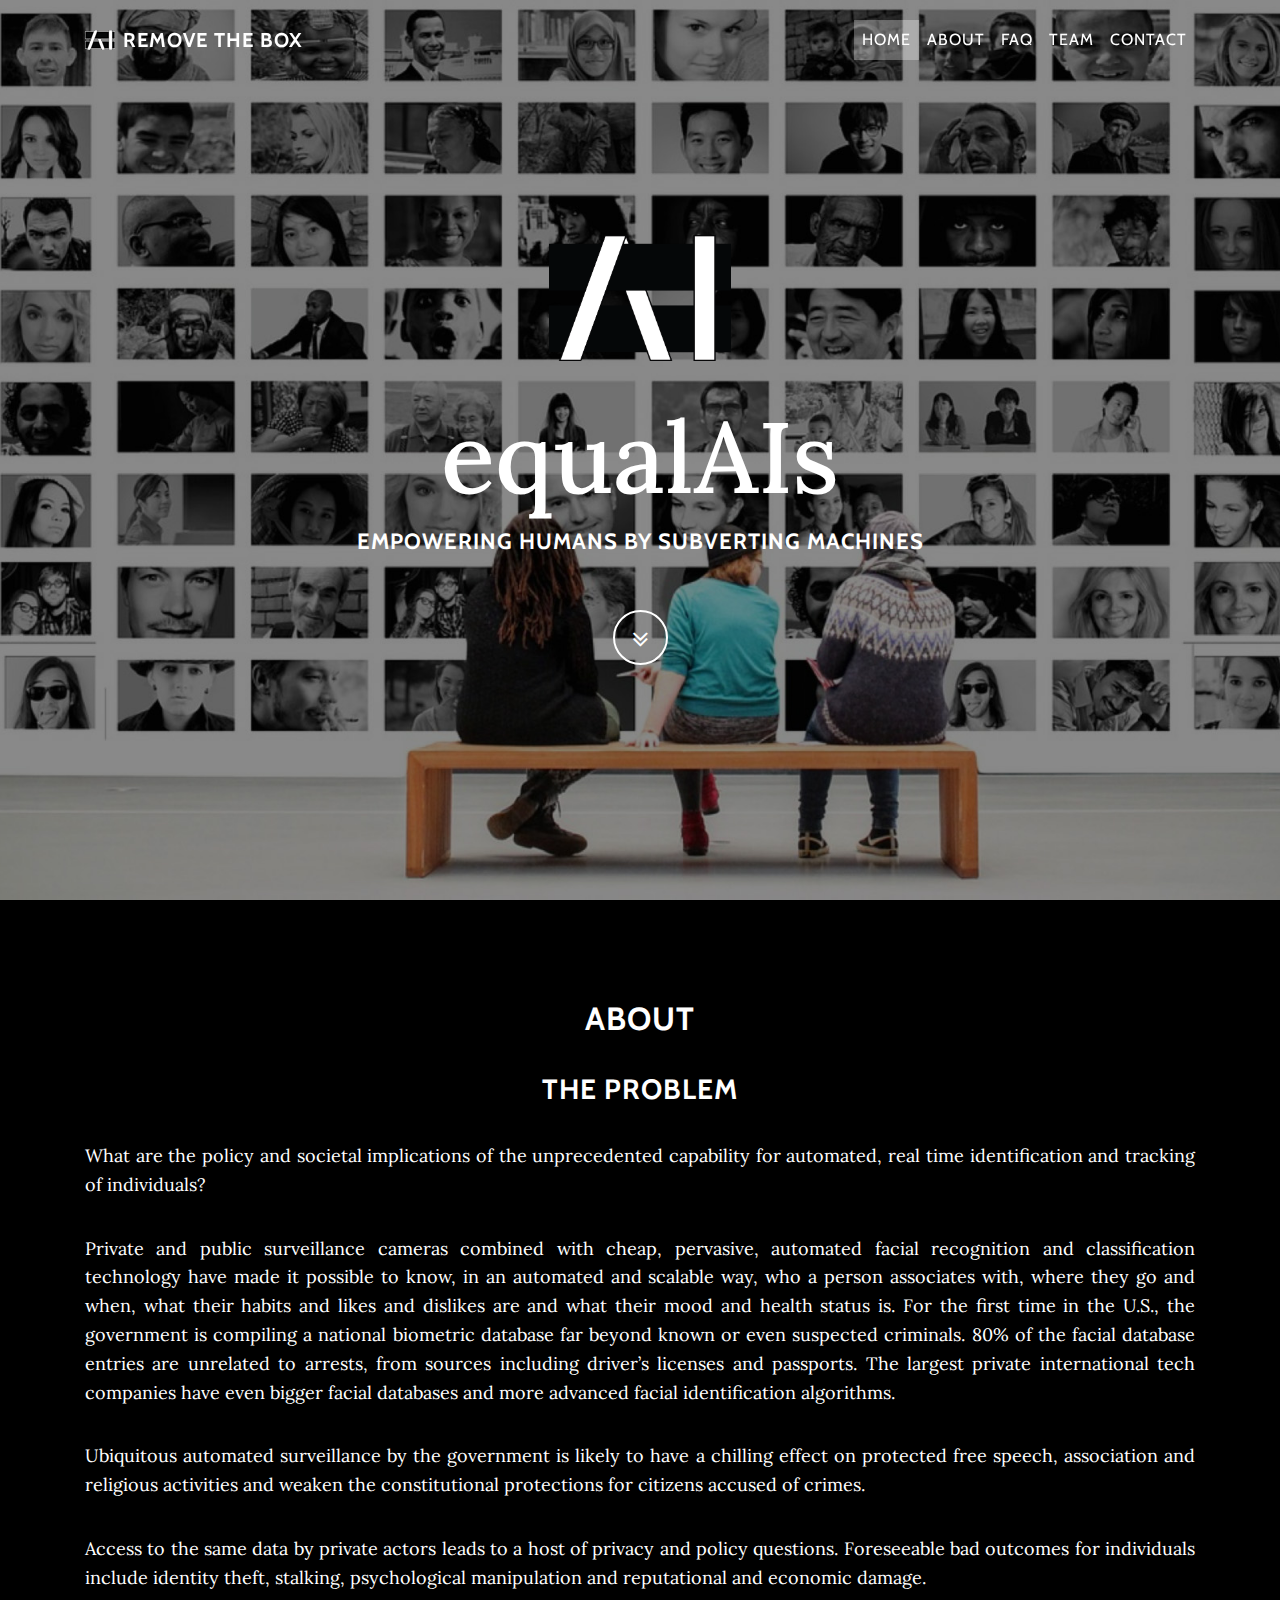
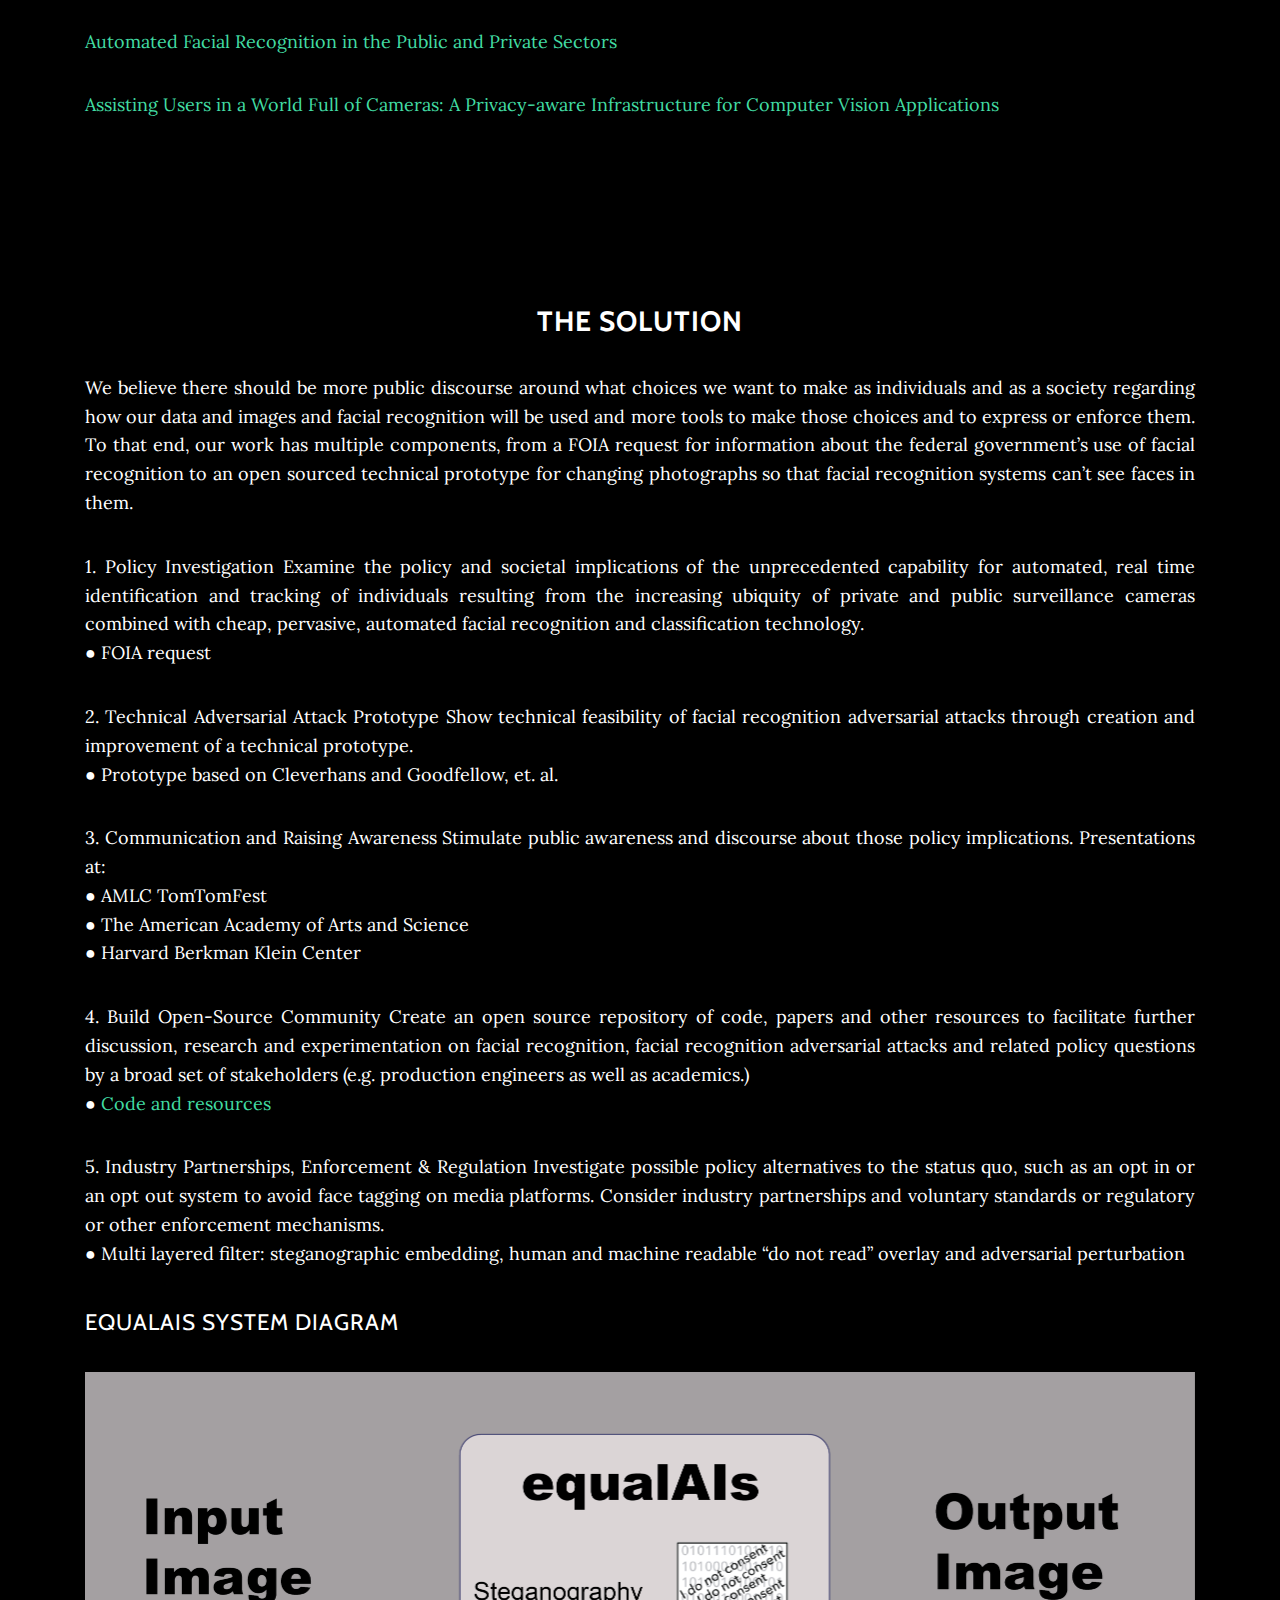
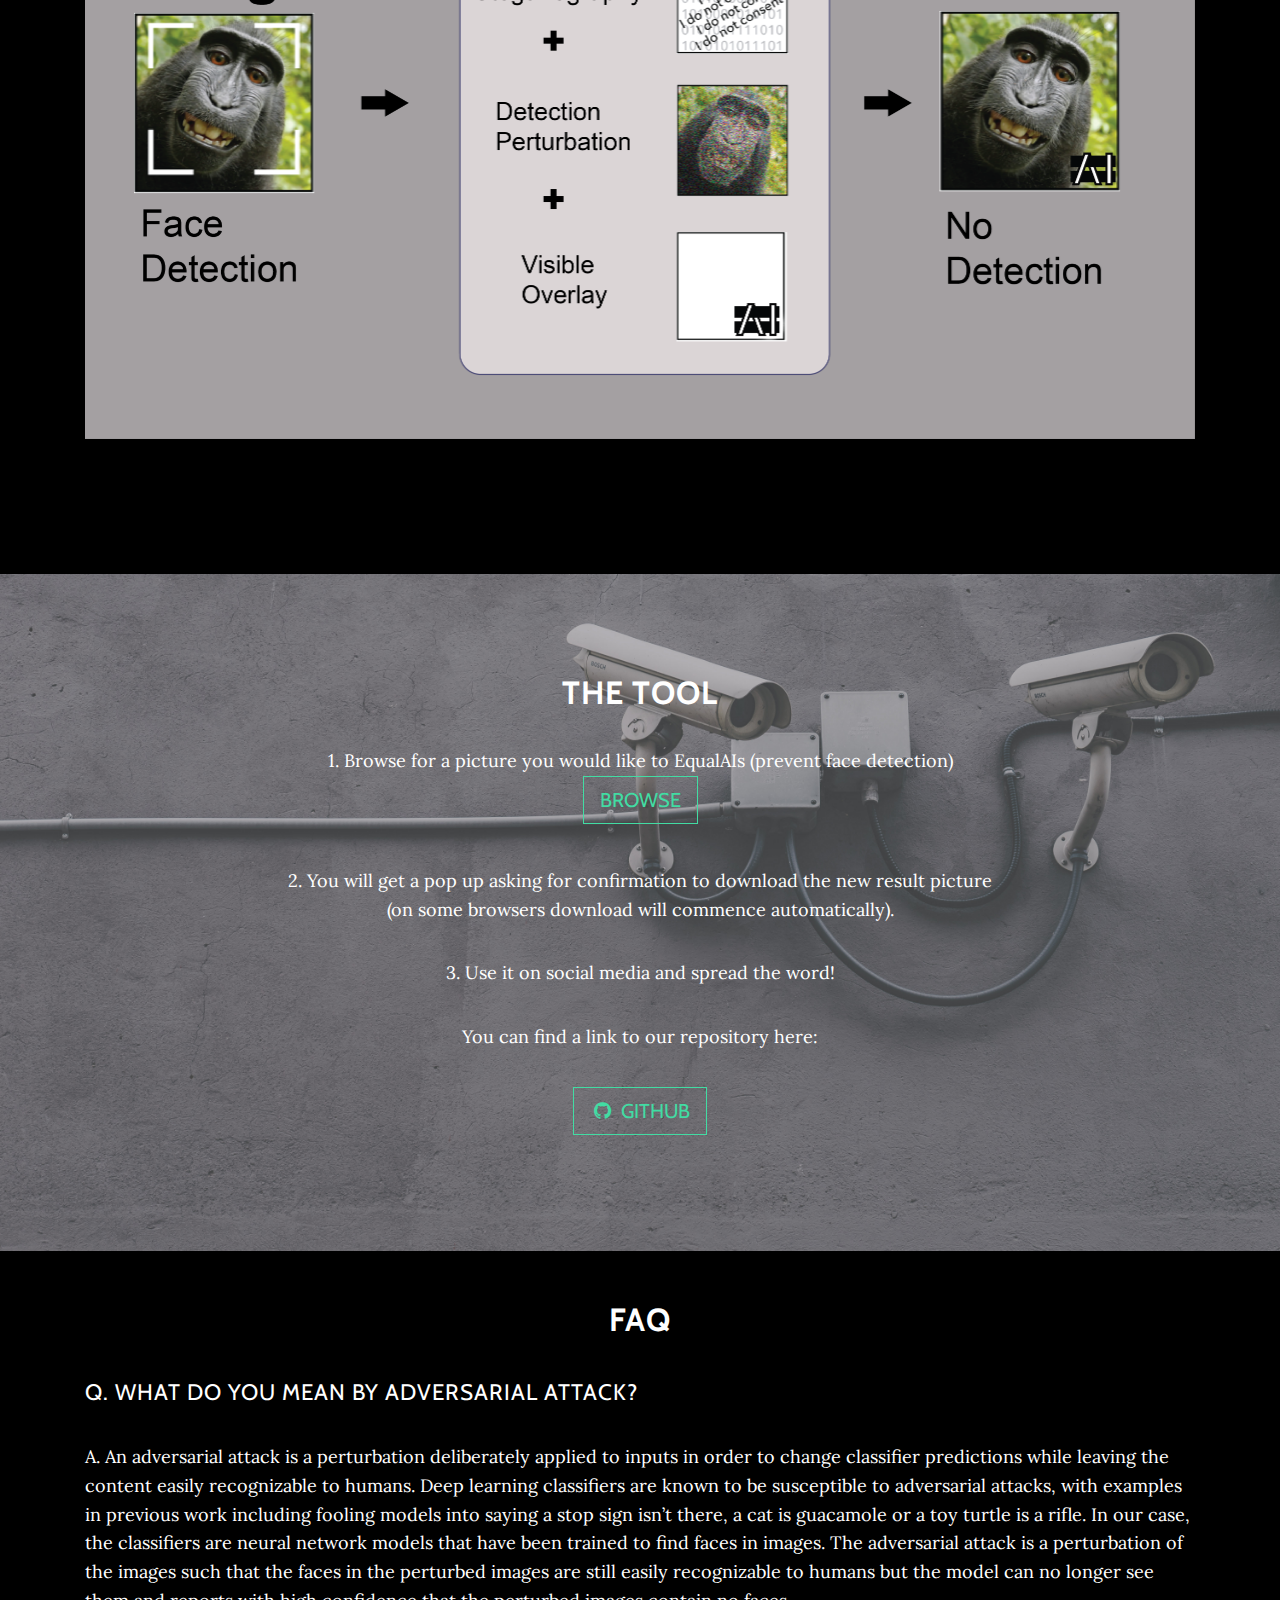
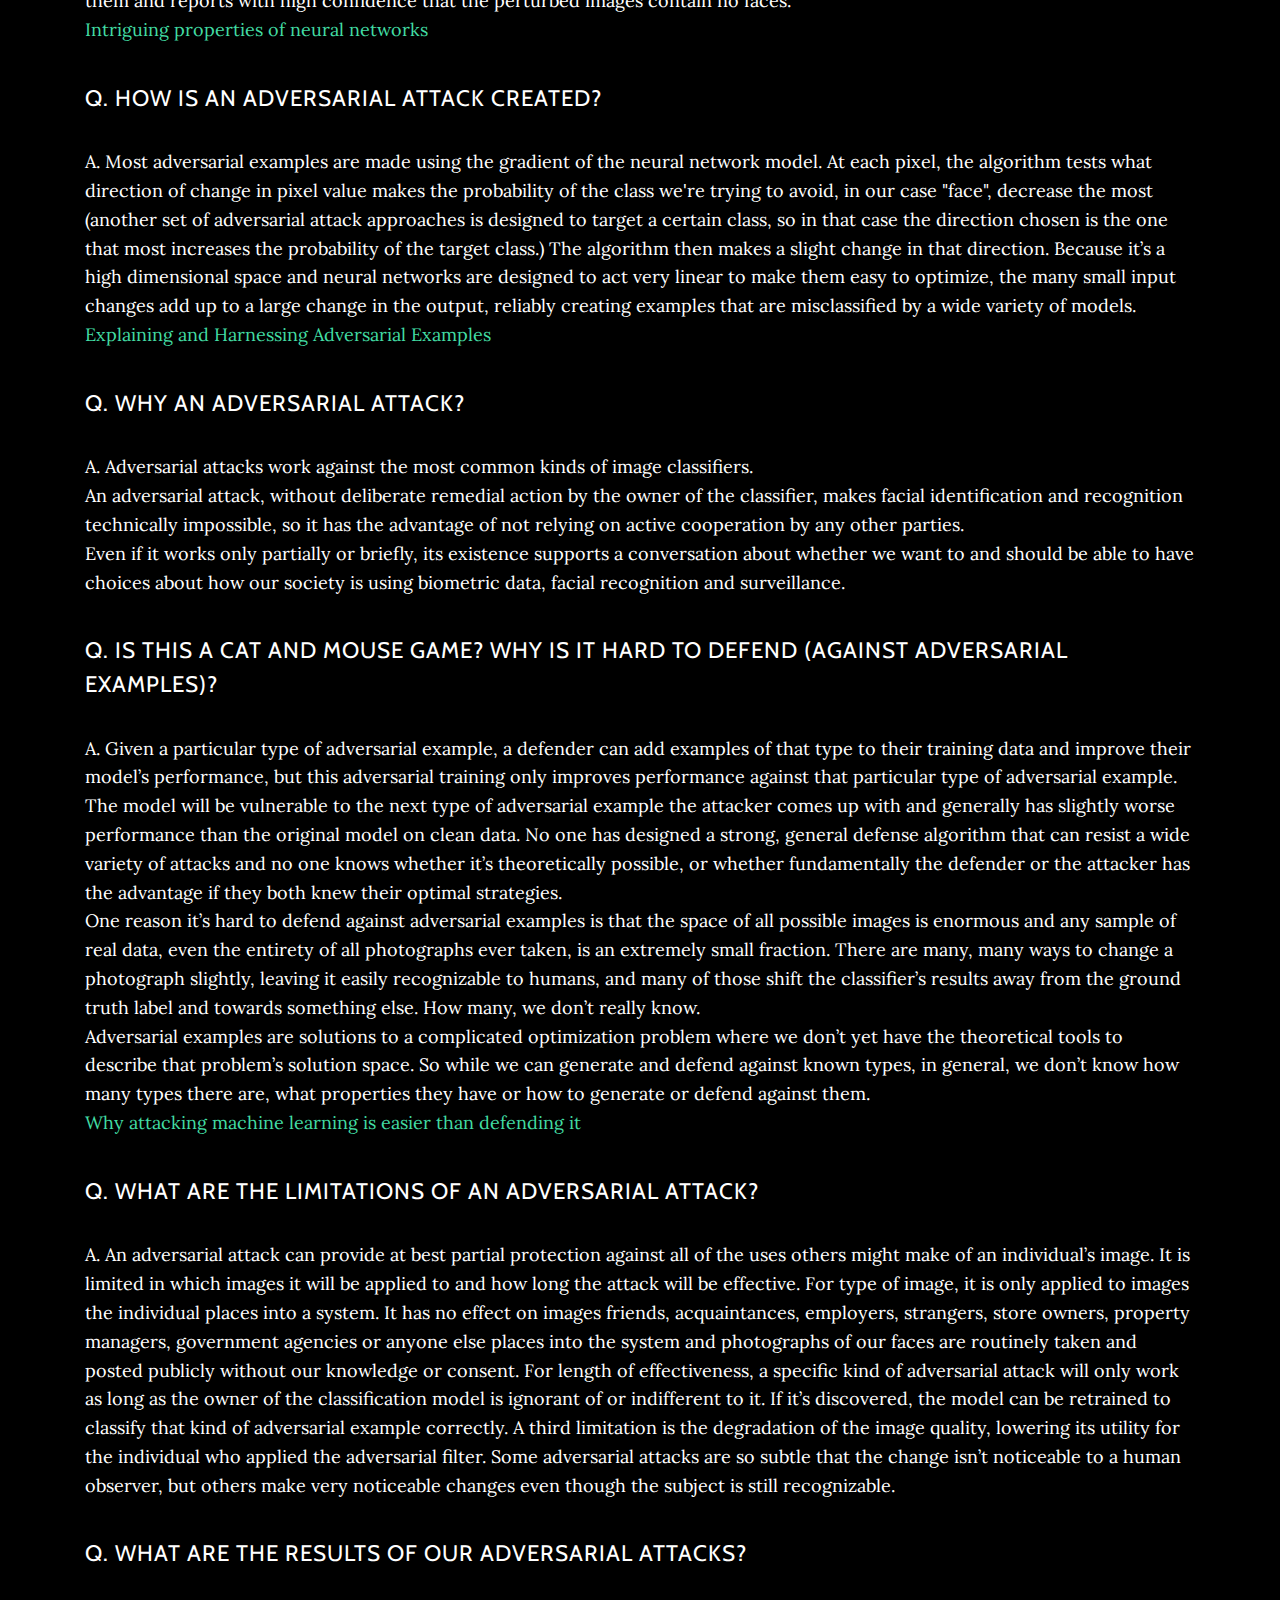
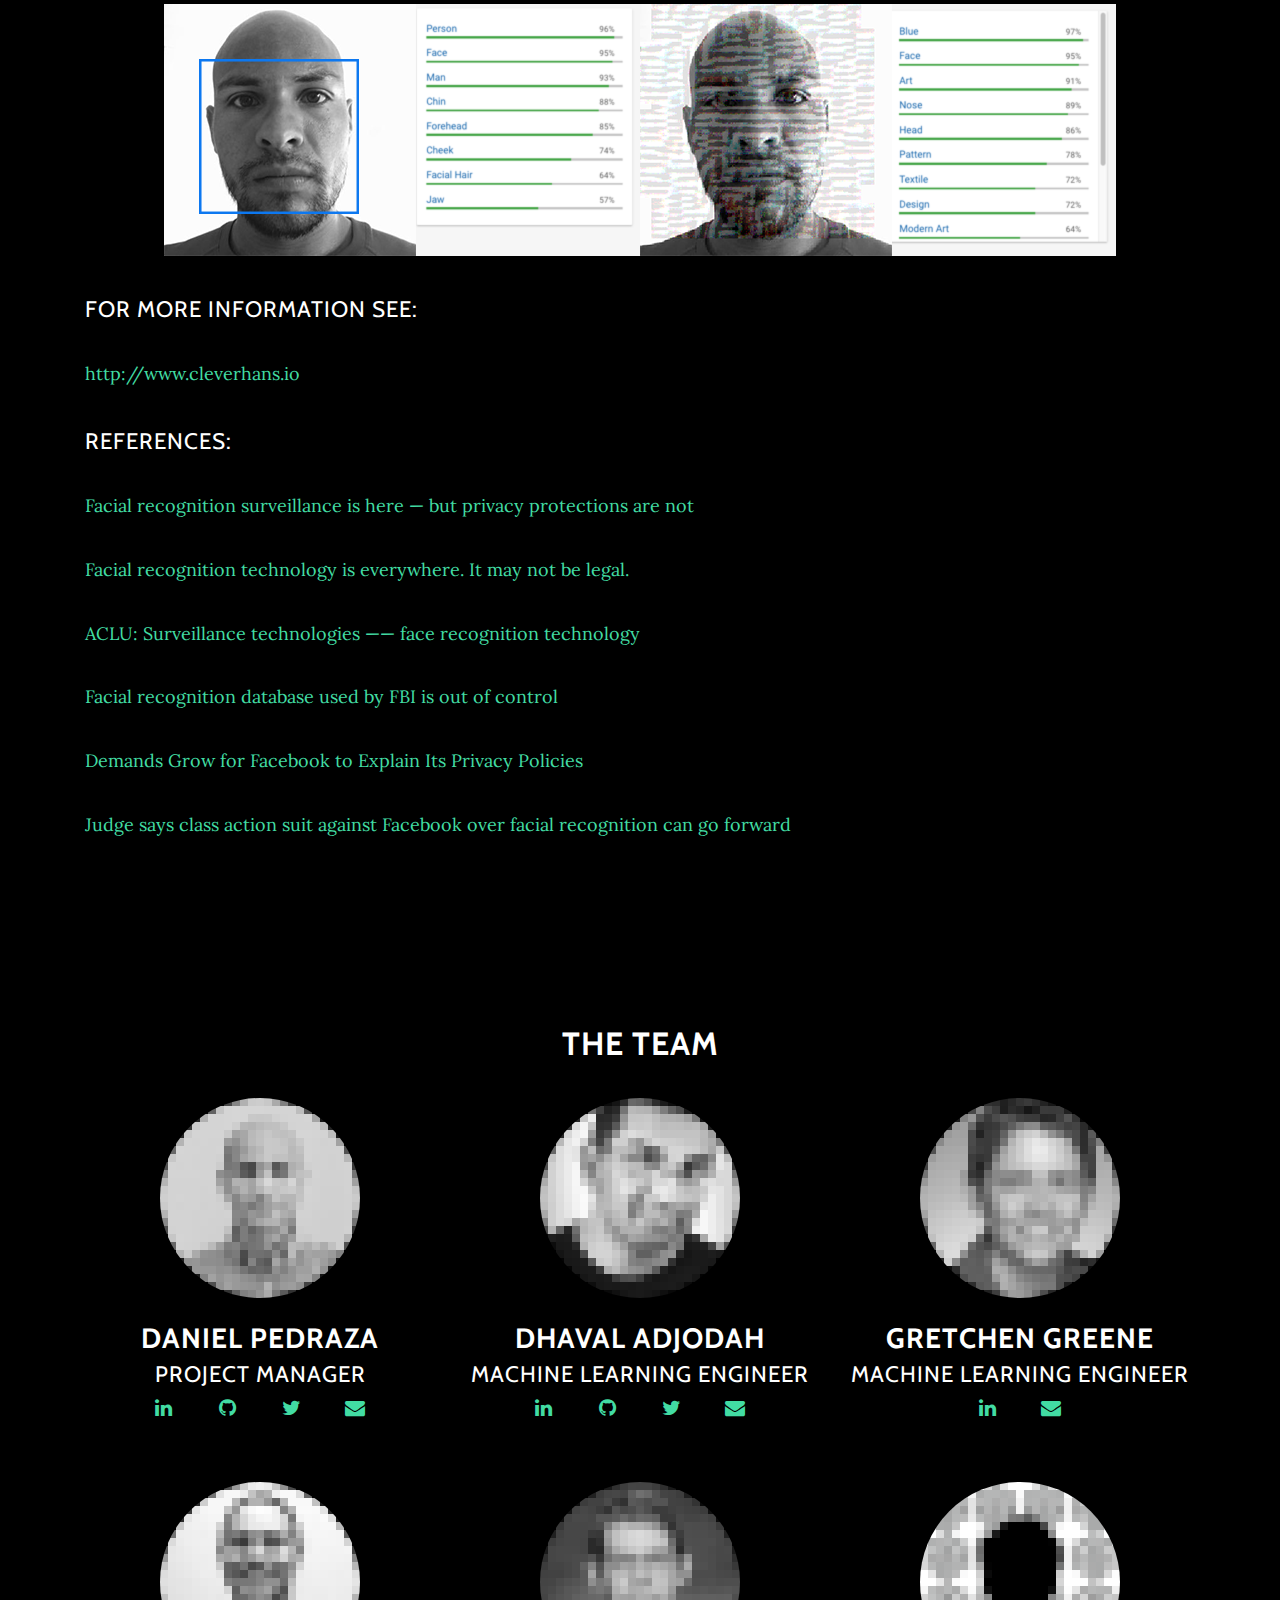
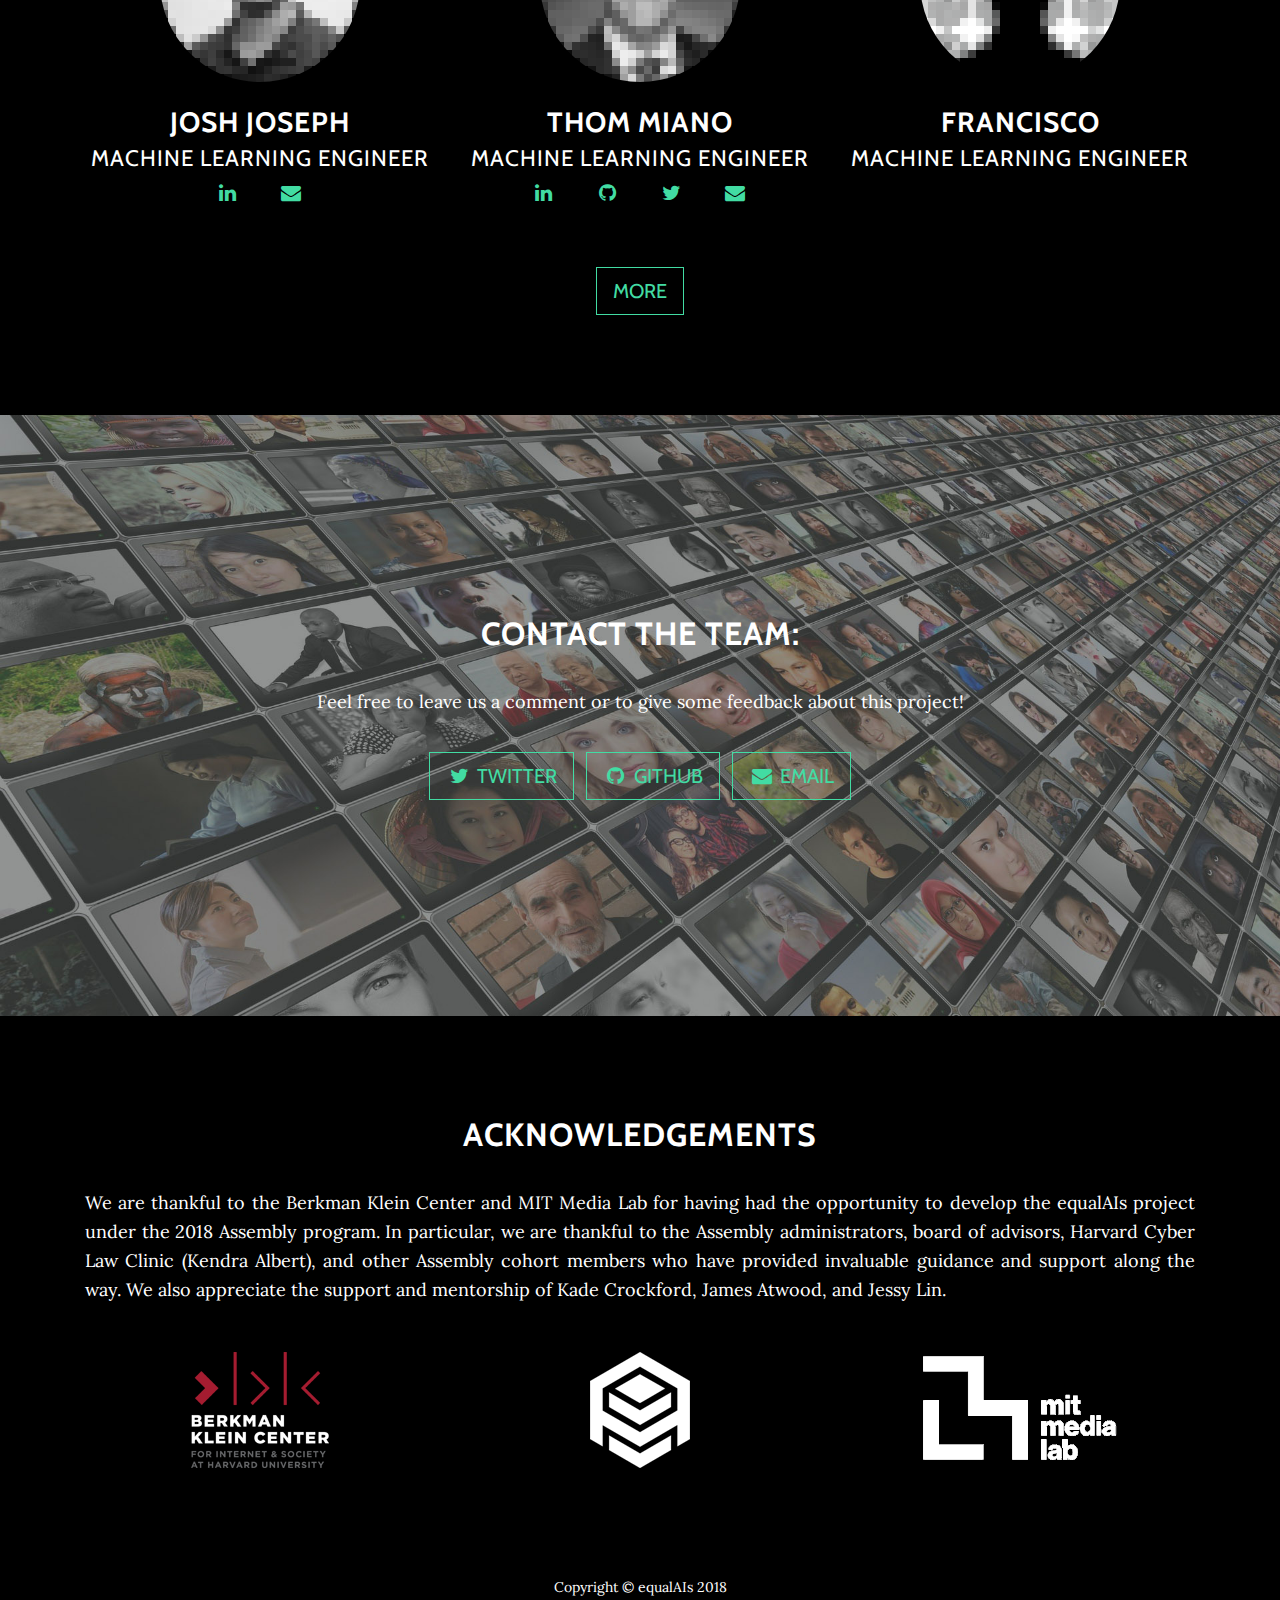
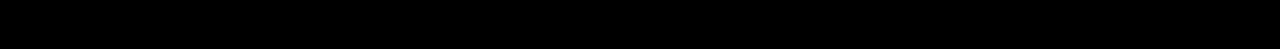
<file: index.html>
<!DOCTYPE html>
<html lang="en">

  <head>

    <meta charset="utf-8">
    <meta name="viewport" content="width=device-width, initial-scale=1, shrink-to-fit=no">
    <meta name="description" content="">
    <meta name="author" content="">

    <link rel="shortcut icon" href="favicon.ico" type="image/x-icon">
    <link rel="icon" href="favicon.ico" type="image/x-icon">

    <title>equalAIs</title>

    <!-- Bootstrap core CSS -->
    <link href="vendor/bootstrap/css/bootstrap.min.css" rel="stylesheet">

    <!-- Custom fonts for this template -->
    <link href="vendor/font-awesome/css/font-awesome.min.css" rel="stylesheet" type="text/css">
    <link href="https://fonts.googleapis.com/css?family=Lora:400,700,400italic,700italic" rel="stylesheet" type="text/css">
    <link href='https://fonts.googleapis.com/css?family=Cabin:700' rel='stylesheet' type='text/css'>

    <!-- Custom styles for this template -->
    <link href="css/equalais.css" rel="stylesheet">

  </head>

  <body id="page-top">

    <!-- Navigation -->
    <nav class="navbar navbar-expand-lg navbar-light fixed-top" id="mainNav">
      <div class="container">
        <img src="img/Logos/MiniLogo.png"  class="img-fluid mr-2" alt="equalAIs Logo">
        <a class="navbar-brand js-scroll-trigger" href="#tool">REMOVE THE BOX</a>
        <button class="navbar-toggler navbar-toggler-right" type="button" data-toggle="collapse" data-target="#navbarResponsive" aria-controls="navbarResponsive" aria-expanded="false" aria-label="Toggle navigation">
          Menu
          <i class="fa fa-bars"></i>
        </button>
        <div class="collapse navbar-collapse" id="navbarResponsive">
          <ul class="navbar-nav ml-auto">
            <li class="nav-item">
              <a class="nav-link js-scroll-trigger" href="#page-top">Home</a>
            </li>
            <li class="nav-item">
              <a class="nav-link js-scroll-trigger" href="#about">About</a>
            </li>
            <li class="nav-item">
              <a class="nav-link js-scroll-trigger" href="#faq">FAQ</a>
            </li>
            <li class="nav-item">
              <a class="nav-link js-scroll-trigger" href="#team">Team</a>
            </li>
            <li class="nav-item">
              <a class="nav-link js-scroll-trigger" href="#contact">Contact</a>
            </li>
          </ul>
        </div>
      </div>
    </nav>

    <!-- Intro Header -->
    <header class="masthead">
      <div class="intro-body">
        <div class="container">
          <div class="row">
            <div class="col-lg-8 mx-auto">
              <p><img src="img/Logos/Logo.png" width="25%"class="img-fluid" alt="equalAIs Logo"></p>
              <h1 class="brand-heading">equalAIs</h1>
              <h3><p class="intro-text">Empowering humans by subverting machines</p></h3>
              <a href="#about" class="btn btn-circle js-scroll-trigger">
                <i class="fa fa-angle-double-down animated"></i>
              </a>
            </div>
          </div>
        </div>
      </div>
    </header>

    <!-- About Section -->
    <section id="about" class="content-section-eqlesspadding text-center">
      <div class="container text-justify">
            <h2 class="text-center">About</h2>
            <h3 class="text-center">The Problem</h3>
            <p>What are the policy and societal implications of the unprecedented capability for automated, real time identification and tracking of individuals?</p>

            <p>Private and public surveillance cameras combined with cheap, pervasive, automated facial recognition and classification technology have made it possible to know, in an automated and scalable way, who a person associates with, where they go and when, what their habits and likes and dislikes are and what their mood and health status is. For the first time in the U.S., the government is compiling a national biometric database far beyond known or even suspected criminals. 80% of the facial database entries are unrelated to arrests, from sources including driver’s licenses and passports. The largest private international tech companies have even bigger facial databases and more advanced facial identification algorithms.</p>

            <p>Ubiquitous automated surveillance by the government is likely to have a chilling effect on protected free speech, association and religious activities and weaken the constitutional protections for citizens accused of crimes.</p>

            <p>Access to the same data by private actors leads to a host of privacy and policy questions. Foreseeable bad outcomes for individuals include identity theft, stalking, psychological manipulation and reputational and economic damage.</p>
            <p class="text-left"><a href="https://www.priv.gc.ca/en/opc-actions-and-decisions/research/explore-privacy-research/2013/fr_201303/">Automated Facial Recognition in the Public and Private Sectors</a></p>
            <p class="text-left"><a href="https://www.ftc.gov/system/files/documents/public_events/1223263/privacycon_worldofcameras_das2_0.pdf">Assisting Users in a World Full of Cameras: A Privacy-aware Infrastructure for Computer Vision Applications</a></p>
      </div>
    </section>

    <!-- About Section -->
    <section id="project" class="content-section-lesspadding text-center">
      <div class="container text-justify">
            <h3 class="text-center">The Solution</h3>
            <p>We believe there should be more public discourse around what
              choices we want to make as individuals and as a society regarding how our data and
              images and facial recognition will be used and more tools to make those choices and
              to express or enforce them. To that end, our work has multiple components, from a
              FOIA request for information about the federal government’s use of facial recognition
              to an open sourced technical prototype for changing photographs so that facial
              recognition systems can’t see faces in them.</p>

              <p>1. Policy Investigation
              Examine the policy and societal implications of the unprecedented capability for automated,
              real time identification and tracking of individuals resulting from the increasing ubiquity of
              private and public surveillance cameras combined with cheap, pervasive, automated facial
              recognition and classification technology.</br>
              ● FOIA request</p>

              <p>2. Technical Adversarial Attack Prototype
              Show technical feasibility of facial recognition adversarial attacks through creation and
              improvement of a technical prototype.</br>
              ● Prototype based on Cleverhans and Goodfellow, et. al.</p>

              <p>3. Communication and Raising Awareness
              Stimulate public awareness and discourse about those policy implications. Presentations at:</br>
              ● AMLC TomTomFest</br>
              ● The American Academy of Arts and Science</br>
              ● Harvard Berkman Klein Center</p>

              <p>4. Build Open-Source Community
              Create an open source repository of code, papers and other resources to facilitate further
              discussion, research and experimentation on facial recognition, facial recognition adversarial
              attacks and related policy questions by a broad set of stakeholders (e.g. production engineers
              as well as academics.)</br>
              ● <a href="https://github.com/equalais/assembly_equalais">Code and resources</a> </p>

              <p>5. Industry Partnerships, Enforcement & Regulation Investigate possible policy alternatives to the status quo, such as an opt in or an opt out system to
              avoid face tagging on media platforms. Consider industry partnerships and voluntary standards or regulatory or other enforcement mechanisms.</br>
              ● Multi layered filter: steganographic embedding, human and machine readable “do not read” overlay and adversarial perturbation</p>

              <h3 class="text-left"><small>equalAIs System Diagram</small></h3>
              <p><img src="img/DiagramRounded.png" class="img-fluid" alt="equalAIs System Diagram"></p>
      </div>
    </section>

    <!-- Tool Section -->
    <section id="tool" class="tool-section content-section-eqlesspadding text-center">
      <div class="container">
        <div class="row">
          <div class="col-lg-8 mx-auto">
            <h2>THE TOOL</h2>
            <p>1. Browse for a picture you would like to EqualAIs (prevent face detection)</br>
              <label class="btn btn-default btn-lg" for="file">BROWSE</label>
              <image id='loading' src="img/loader.gif" style="display: none;" alt="loader">
            </p>
            <form id="uploadimage" action="" method="post" enctype="multipart/form-data">
              <input type="file" name="image" class="btn btn-default btn-lg" style="display: none;" id="file" required />
              <input type="submit" value="Upload" class="submit" style="display: none;"/>
            </form>

            <p>2. You will get a pop up asking for confirmation to download the new result
              picture (on some browsers download will commence automatically).
            </p>
            <p>3. Use it on social media and spread the word!</p>

            <p>You can find a link to our repository here:</p>
            <ul class="list-inline banner-social-buttons">

              <li class="list-inline-item">
                <a href="https://github.com/equalais/assembly_equalais" class="btn btn-default btn-lg">
                  <i class="fa fa-github fa-fw"></i>
                  <span class="network-name">Github</span>
                </a>
              </li>

            </ul>
          </div>
        </div>
      </div>
    </section>


    <section class="content-section-lesspadding text-center" id="faq">
      <div class="container">
        <h2>FAQ</h2>
        <h3 class="text-left"><small>Q. What do you mean by adversarial attack?</small></h3>
        <p class="text-left text-justify">A. An adversarial attack is a perturbation deliberately applied to inputs in order to change classifier predictions while leaving the content easily recognizable to humans. Deep learning classifiers are known to be susceptible to adversarial attacks, with examples in previous work including fooling models into saying a stop sign isn’t there, a cat is guacamole or a toy turtle is a rifle. In our case, the classifiers are neural network models that have been trained to find faces in images. The adversarial attack is a perturbation of the images such that the faces in the perturbed images are still easily recognizable to humans but the model can no longer see them and reports with high confidence that the perturbed images contain no faces.</br>
          <a href="https://arxiv.org/abs/1312.6199">Intriguing properties of neural networks</a>
        </p>
        <h3 class="text-left"><small>Q. How is an adversarial attack created?</small></h3>
        <p class="text-left text-justify">A. Most adversarial examples are made using the gradient of the neural network model. At each pixel, the algorithm tests what direction of change in pixel value makes the probability of the class we're trying to avoid, in our case "face", decrease the most (another set of adversarial attack approaches is designed to target a certain class, so in that case the direction chosen is the one that most increases the probability of the target class.) The algorithm then makes a slight change in that direction. Because it’s a high dimensional space and neural networks are designed to act very linear to make them easy to optimize, the many small input changes add up to a large change in the output, reliably creating examples that are misclassified by a wide variety of models.</br>
        <a href="https://arxiv.org/abs/1412.6572">Explaining and Harnessing Adversarial Examples</a>
        </p>
        <h3 class="text-left"><small>Q. Why an adversarial attack?</small></h3>
        <p class="text-left text-justify">A. Adversarial attacks work against the most common kinds of image classifiers.</br>
        An adversarial attack, without deliberate remedial action by the owner of the classifier, makes facial identification and recognition technically impossible, so it has the advantage of not relying on active cooperation by any other parties.</br>
        Even if it works only partially or briefly, its existence supports a conversation about whether we want to and should be able to have choices about how our society is using biometric data, facial recognition and surveillance.
        </p>
        <h3 class="text-left"><small>Q. Is this a cat and mouse game? Why is it hard to defend (against adversarial examples)?</small></h3>
        <p class="text-left text-justify">A. Given a particular type of adversarial example, a defender can add examples of that type to their training data and improve their model’s performance, but this adversarial training only improves performance against that particular type of adversarial example. The model will be vulnerable to the next type of adversarial example the attacker comes up with and generally has slightly worse performance than the original model on clean data. No one has designed a strong, general defense algorithm that can resist a wide variety of attacks and no one knows whether it’s theoretically possible, or whether fundamentally the defender or the attacker has the advantage if they both knew their optimal strategies.</br>
        One reason it’s hard to defend against adversarial examples is that the space of all possible images is enormous and any sample of real data, even the entirety of all photographs ever taken, is an extremely small fraction. There are many, many ways to change a photograph slightly, leaving it easily recognizable to humans, and many of those shift the classifier’s results away from the ground truth label and towards something else. How many, we don’t really know.</br>
        Adversarial examples are solutions to a complicated optimization problem where we don’t yet have the theoretical tools to describe that problem’s solution space. So while we can generate and defend against known types, in general, we don’t know how many types there are, what properties they have or how to generate or defend against them.</br>
        <a href="http://www.cleverhans.io/security/privacy/ml/2017/02/15/why-attacking-machine-learning-is-easier-than-defending-it.html">Why attacking machine learning is easier than defending it</a>
        </p>
        <h3 class="text-left"><small>Q. What are the limitations of an adversarial attack?</small></h3>
        <p class="text-left">A. An adversarial attack can provide at best partial protection against all of the uses others might make of an individual’s image. It is limited in which images it will be applied to and how long the attack will be effective. For type of image, it is only applied to images the individual places into a system. It has no effect on images friends, acquaintances, employers, strangers, store owners, property managers, government agencies or anyone else places into the system and photographs of our faces are routinely taken and posted publicly without our knowledge or consent. For length of effectiveness, a specific kind of adversarial attack will only work as long as the owner of the classification model is ignorant of or indifferent to it. If it’s discovered, the model can be retrained to classify that kind of adversarial example correctly. A third limitation is the degradation of the image quality, lowering its utility for the individual who applied the adversarial filter. Some adversarial attacks are so subtle that the change isn’t noticeable to a human observer, but others make very noticeable changes even though the subject is still recognizable.
        </p>
        <h3 class="text-left"><small>Q. What are the results of our adversarial attacks?</small></h3>
        <p><img src="img/AA_Results.png" class="img-fluid" alt="Adversarial Attack Results"></p>

        <h3 class="text-left"><small>For more information see:</small></h3>
        <p class="text-left"><a href="http://www.cleverhans.io">http://www.cleverhans.io</a></p>

        <h3 class="text-left"><small>References:</small></h3>
        <p class="text-left"><a href="http://thehill.com/blogs/pundits-blog/technology/341906-opinion-facial-recognition-surveillance-is-here-but-privacy">Facial recognition surveillance is here — but privacy protections are not</a></p>
        <p class="text-left"><a href="https://www.washingtonpost.com/news/the-switch/wp/2015/06/11/facial-recognition-technology-is-everywhere-it-may-not-be-legal/">Facial recognition technology is everywhere. It may not be legal.</a></p>
        <p class="text-left"><a href="https://www.aclu.org/issues/privacy-technology/surveillance-technologies/face-recognition-technology">ACLU: Surveillance technologies —— face recognition technology</a></p>
        <p class="text-left"><a href="https://www.theguardian.com/technology/2017/mar/27/us-facial-recognition-database-fbi-drivers-licenses-passports">Facial recognition database used by FBI is out of control</a></p>
        <p class="text-left"><a href="https://www.nytimes.com/2018/03/26/technology/ftc-facebook-investigation-cambridge-analytica.html">Demands Grow for Facebook to Explain Its Privacy Policies</a></p>
        <p class="text-left"><a href="https://techcrunch.com/2018/04/16/judge-says-class-action-suit-against-facebook-over-facial-recognition-can-go-forward/">Judge says class action suit against Facebook over facial recognition can go forward</a></p>


      </div>
    </section>


    <!-- Team Section -->
    <section id="team" class="content-section-lesspadding text-center">
      <div class="container">

        <div class="row">
          <div class="col-lg-8 mx-auto">
            <h2>THE TEAM</h2>
          </div>
        </div>

        <!-- Team Members Row -->
        <div class="row">
          <div class="col-md-4 text-center mb-4">
            <img id="dp" class="rounded-circle img-fluid mx-auto mb-4" src="img/Faces/pedraza_daniel_s_p.png" alt="pedraza_daniel">
            <h3>Daniel Pedraza</br>
              <small>Project Manager</small></br>
              <a href="https://www.linkedin.com/in/sumdp/" class="btn-lg">
                <i class="fa fa-linkedin fa-fw"></i>
              </a>
              <a href="https://github.com/sumdp" class="btn-lg">
                <i class="fa fa-github fa-fw"></i>
              </a>
              <a href="https://twitter.com/sumdp" class="btn-lg">
                <i class="fa fa-twitter fa-fw"></i>
              </a>
              <a href="mailto:me@dpedraza.com" class="btn-lg">
                <i class="fa fa-envelope fa-fw"></i>
              </a>
            </h3>
          </div>
          <div class="col-md-4 text-center mb-4">
            <img id="da" class="rounded-circle img-fluid mx-auto mb-4" src="img/Faces/adjodah_dhaval_s_p.png" alt="adjodah_dhaval">
            <h3>Dhaval Adjodah</br>
              <small>Machine Learning Engineer</small></br>
              <a href="https://www.linkedin.com/in/rand0m/" class="btn-lg">
                <i class="fa fa-linkedin fa-fw"></i>
              </a>
              <a href="https://github.com/d-val" class="btn-lg">
                <i class="fa fa-github fa-fw"></i>
              </a>
              <a href="http://twitter.com/_dval_" class="btn-lg">
                <i class="fa fa-twitter fa-fw"></i>
              </a>
              <a href="mailto:dhaval@mit.edu" class="btn-lg">
                <i class="fa fa-envelope fa-fw"></i>
              </a>
            </h3>
          </div>
          <div class="col-md-4 text-center mb-4">
            <img id="gg" class="rounded-circle img-fluid  mx-auto mb-4" src="img/Faces/greene_gretchen_s_p.png" alt="greene_gretchen">
            <h3>Gretchen Greene</br>
              <small>Machine Learning Engineer</small></br>
              <a href="https://www.linkedin.com/in/kgretchengreene/" class="btn-lg">
                <i class="fa fa-linkedin fa-fw"></i>
              </a>
              <a href="mailto:kgretchengreene@gmail.com" class="btn-lg">
                <i class="fa fa-envelope fa-fw"></i>
              </a>
            </h3>
          </div>
          <div class="col-md-4 text-center mb-4">
            <img id="jj" class="rounded-circle img-fluid mx-auto mb-4" src="img/Faces/joseph_josh_s_p.png" alt="joseph_josh">
            <h3>Josh Joseph</br>
              <small>Machine Learning Engineer</small></br>
              <a href="https://www.linkedin.com/in/jmjoseph/" class="btn-lg">
                <i class="fa fa-linkedin fa-fw"></i>
              </a>
              <a href="mailto:jmjoseph@alum.mit.edu" class="btn-lg">
                <i class="fa fa-envelope fa-fw"></i>
              </a>
            </h3>
          </div>
          <div class="col-md-4 text-center mb-4">
            <img id="tm" class="rounded-circle img-fluid  mx-auto mb-4" src="img/Faces/miano_thom_s_p.png" alt="miano_thom">
            <h3>Thom Miano</br>
              <small>Machine Learning Engineer</small></br>
              <a href="https://www.linkedin.com/in/tnmiano/" class="btn-lg">
                <i class="fa fa-linkedin fa-fw"></i>
              </a>
              <a href="https://github.com/thommiano" class="btn-lg">
                <i class="fa fa-github fa-fw"></i>
              </a>
              <a href="http://twitter.com/SocraticDatum" class="btn-lg">
                <i class="fa fa-twitter fa-fw"></i>
              </a>
              <a href="mailto:thom.miano@gmail.com" class="btn-lg">
                <i class="fa fa-envelope fa-fw"></i>
              </a>
            </h3>
          </div>
          <div class="col-md-4 text-center mb-4">
            <img id="f" class="rounded-circle img-fluid  mx-auto mb-4" src="img/Faces/Francisco_s_p.png" alt="Francisco">
            <h3>Francisco</br>
              <small>Machine Learning Engineer</small></br>
            </h3>
          </div>
        </div>

        <div class="row">
          <div class="col-lg-8 mx-auto">
            <a href="team.html" class="btn btn-default btn-lg">MORE</a>
          </div>
        </div>

      </div>
    </section>

    <!-- Contact Section -->
    <section id="contact" class="contact-section content-section text-center">
      <div class="container">
        <div class="row">
          <div class="col-lg-8 mx-auto">
            <h2>Contact the team:</h2>
            <p>Feel free to leave us a comment or to give some feedback about this project!</p>
            <ul class="list-inline banner-social-buttons">
              <li class="list-inline-item">
                <a href="https://twitter.com/Equal41s" class="btn btn-default btn-lg">
                  <i class="fa fa-twitter fa-fw"></i>
                  <span class="network-name">Twitter</span>
                </a>
              </li>
              <li class="list-inline-item">
                <a href="https://github.com/equalais" class="btn btn-default btn-lg">
                  <i class="fa fa-github fa-fw"></i>
                  <span class="network-name">Github</span>
                </a>
              </li>
              <li class="list-inline-item">
                <a href="mailto:equalais@media.mit.edu" class="btn btn-default btn-lg">
                  <i class="fa fa-envelope fa-fw"></i>
                  <span class="network-name">EMAIL</span>
                </a>
              </li>
            </ul>
          </div>
        </div>
      </div>
    </section>

    <!-- Attributions -->
    <section class="content-section-fewpadding text-center" id="attributions">
      <div class="container">
        <h2>Acknowledgements</h2>
        <p class="mb-5 text-justify">We are thankful to the Berkman Klein Center and MIT Media Lab for having
          had the opportunity to develop the equalAIs project under the 2018 Assembly
          program. In particular, we are thankful to the Assembly administrators,
          board of advisors, Harvard Cyber Law Clinic (Kendra Albert), and other
          Assembly cohort members who have provided invaluable guidance and support
          along the way. We also appreciate the support and mentorship of Kade Crockford,
          James Atwood, and Jessy Lin.</p>
        <div class="row mt-5">
          <div class="col-md-4 mx-auto mb-5">
            <a href="https://cyber.harvard.edu/">
              <img src="img/Logos/BKC.png" class="img-fluid" alt="BKC">
            </a>
          </div>
          <div class="col-md-4 mx-auto mb-5">
            <a href="https://bkmla.org/">
              <img src="img/Logos/assemblylogo_white.png" class="img-fluid" alt="Assembly">
            </a>
          </div>
          <div class="col-md-4 mx-auto">
            <a href="https://www.media.mit.edu/">
              <img src="img/Logos/Mit_medialab_logo.png" class="img-fluid" alt="Media Lab">
            </a>
          </div>
        </div>
      </div>
    </section>

    <!-- Footer -->
    <footer>
      <div class="container text-center">
        <p>Copyright &copy; equalAIs 2018</p>
      </div>
    </footer>

    <!-- Bootstrap core JavaScript -->
    <script src="vendor/jquery/jquery.min.js"></script>
    <script src="vendor/bootstrap/js/bootstrap.bundle.min.js"></script>

    <!-- Plugin JavaScript -->
    <script src="vendor/jquery-easing/jquery.easing.min.js"></script>

    <!-- Custom scripts for this template -->
    <script src="js/equalais.js"></script>
    <script src="js/tool.js"></script>

  </body>

</html>
</file>
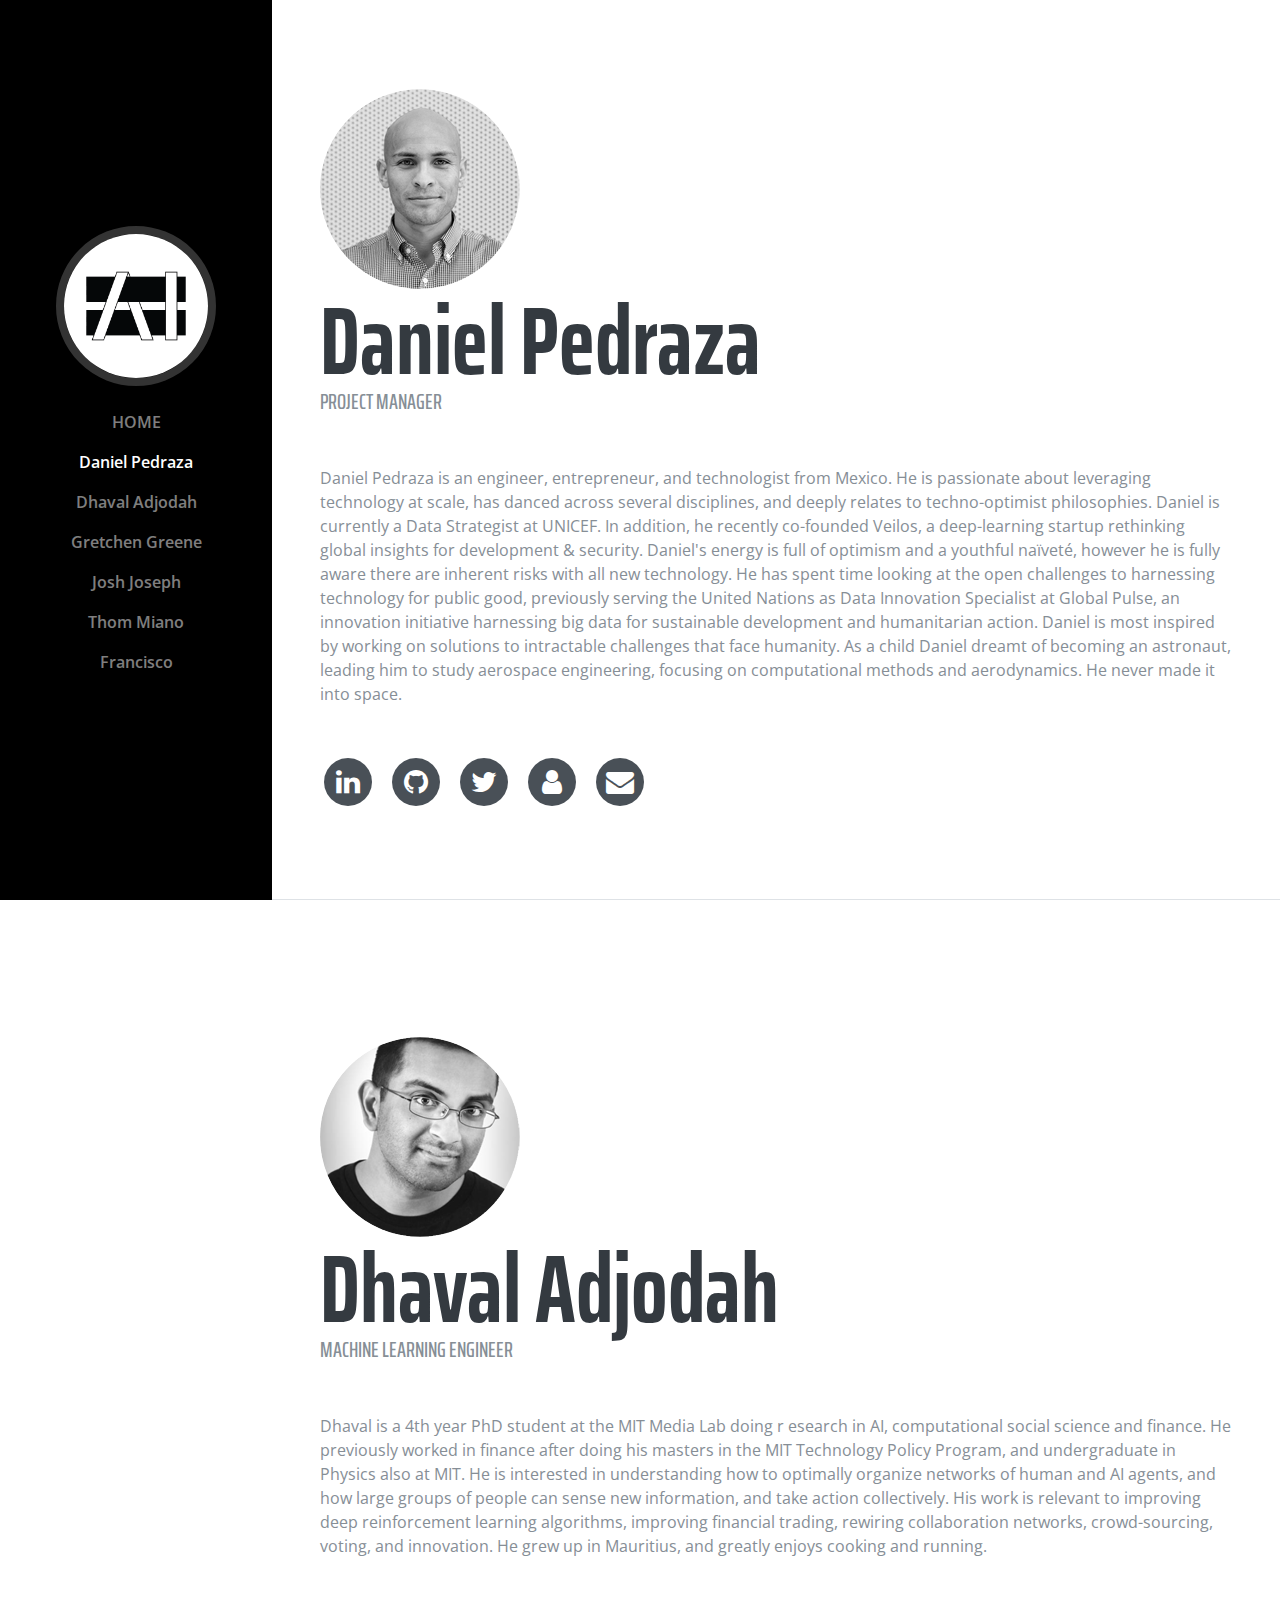
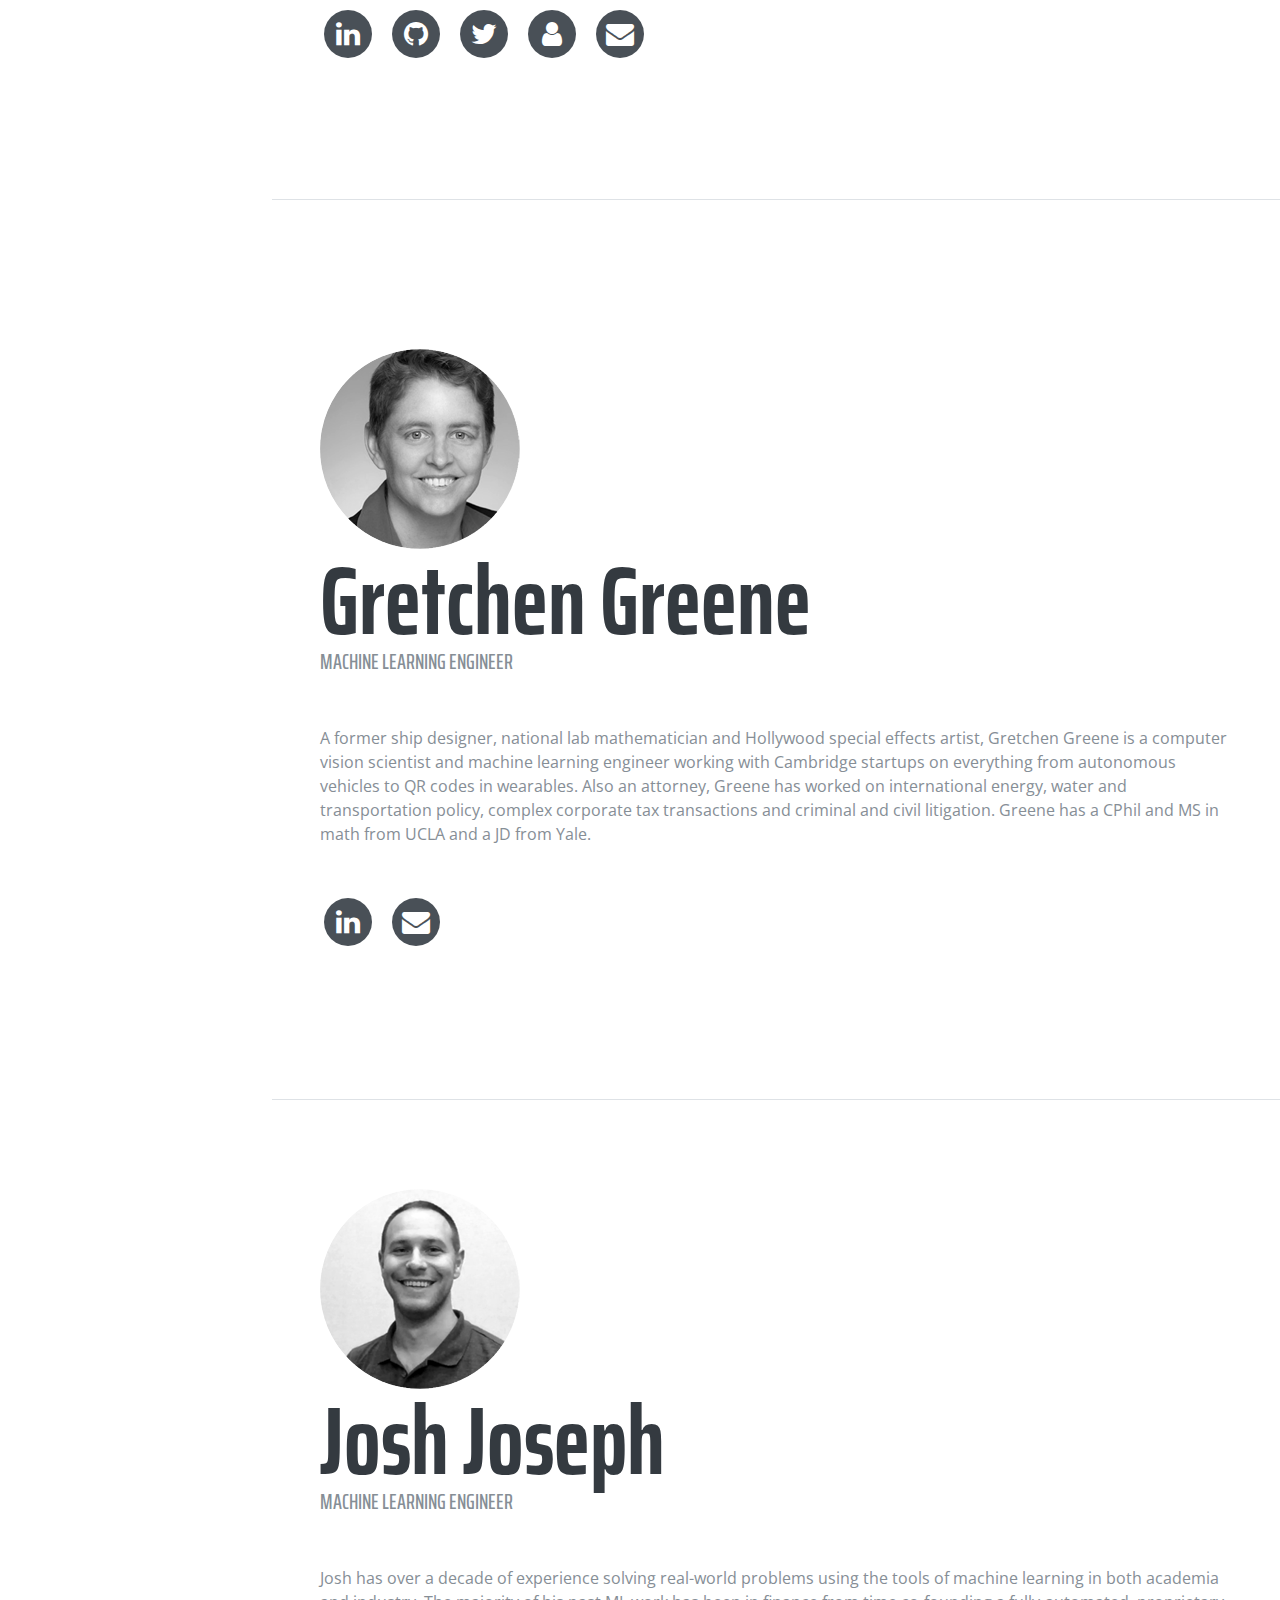
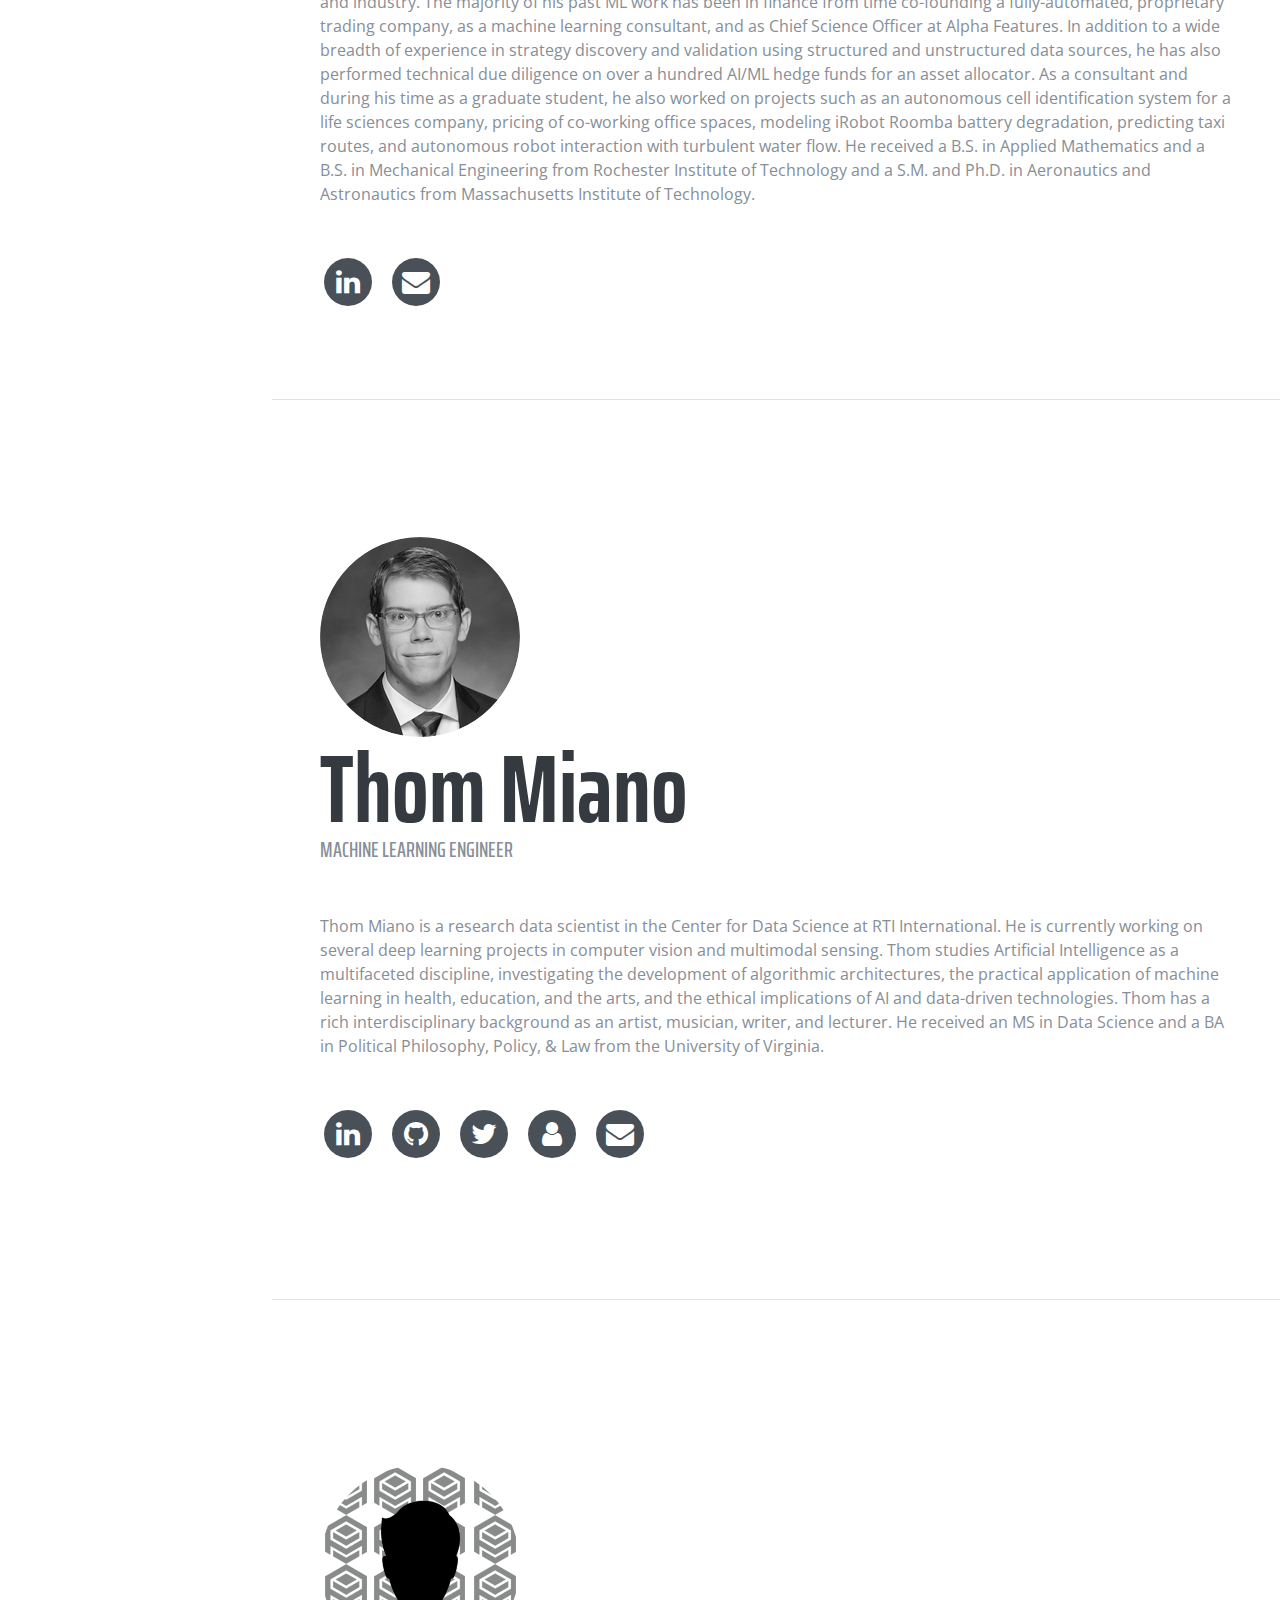
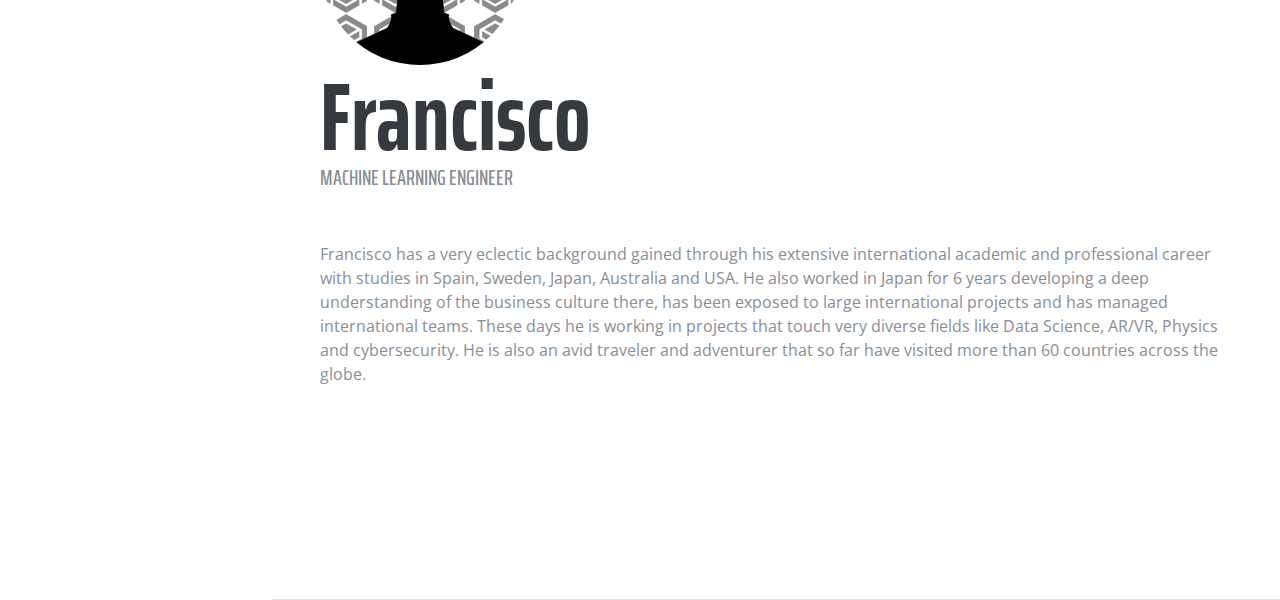
<file: team.html>
<!DOCTYPE html>
<html lang="en">

  <head>

    <meta charset="utf-8">
    <meta name="viewport" content="width=device-width, initial-scale=1, shrink-to-fit=no">
    <meta name="description" content="">
    <meta name="author" content="">

    <link rel="shortcut icon" href="favicon.ico" type="image/x-icon">
    <link rel="icon" href="favicon.ico" type="image/x-icon">

    <title>TEAM</title>

    <!-- Bootstrap core CSS -->
    <link href="vendor/bootstrap/css/bootstrap.min.css" rel="stylesheet">

    <!-- Custom fonts for this template -->
    <link href="https://fonts.googleapis.com/css?family=Saira+Extra+Condensed:100,200,300,400,500,600,700,800,900" rel="stylesheet">
    <link href="https://fonts.googleapis.com/css?family=Open+Sans:300,300i,400,400i,600,600i,700,700i,800,800i" rel="stylesheet">
    <link href="vendor/font-awesome/css/font-awesome.min.css" rel="stylesheet">
    <link href="vendor/devicons/css/devicons.min.css" rel="stylesheet">
    <link href="vendor/simple-line-icons/css/simple-line-icons.css" rel="stylesheet">

    <!-- Custom styles for this template -->
    <link href="css/team.css" rel="stylesheet">

    <!-- Global site tag (gtag.js) - Google Analytics -->
    <script async src="https://www.googletagmanager.com/gtag/js?id=UA-118922260-1"></script>
    <script>
      window.dataLayer = window.dataLayer || [];
      function gtag(){dataLayer.push(arguments);}
      gtag('js', new Date());

      gtag('config', 'UA-118922260-1');
    </script>

  </head>

  <body id="page-top">

    <nav class="navbar navbar-expand-lg navbar-dark bg-primary fixed-top" id="sideNav">
      <a class="navbar-brand js-scroll-trigger" href="#page-top">
        <span class="d-block d-lg-none">THE TEAM</span>
        <span class="d-none d-lg-block">
          <img class="img-fluid img-profile rounded-circle mx-auto mb-2" src="img/Logos/LogoTeam.png" alt="EqualAIs">
        </span>
      </a>
      <button class="navbar-toggler" type="button" data-toggle="collapse" data-target="#navbarSupportedContent" aria-controls="navbarSupportedContent" aria-expanded="false" aria-label="Toggle navigation">
        <span class="navbar-toggler-icon"></span>
      </button>

      <div class="collapse navbar-collapse" id="navbarSupportedContent">
        <ul class="navbar-nav">
          <li class="nav-item">
            <a class="nav-link js-scroll-trigger" href="../#team">HOME</a>
          </li>
          <li class="nav-item">
            <a class="nav-link js-scroll-trigger" href="#dp">Daniel Pedraza</a>
          </li>
          <li class="nav-item">
            <a class="nav-link js-scroll-trigger" href="#da">Dhaval Adjodah</a>
          </li>
          <li class="nav-item">
            <a class="nav-link js-scroll-trigger" href="#gg">Gretchen Greene</a>
          </li>
          <li class="nav-item">
            <a class="nav-link js-scroll-trigger" href="#jj">Josh Joseph</a>
          </li>
          <li class="nav-item">
            <a class="nav-link js-scroll-trigger" href="#tm">Thom Miano</a>
          </li>
          <li class="nav-item">
            <a class="nav-link js-scroll-trigger" href="#f">Francisco</a>
          </li>
        </ul>
      </div>

    </nav>


    <div class="collapse navbar-collapse" id="navbarSupportedContent">
      <ul class="navbar-nav">
        <li class="nav-item">
          <a class="nav-link js-scroll-trigger" href="#about">About</a>
        </li>
        <li class="nav-item">
          <a class="nav-link js-scroll-trigger" href="#experience">Experience</a>
        </li>
        <li class="nav-item">
          <img class="img-fluid img-profile rounded-circle mx-auto mb-2" src="img/Faces/pedraza_daniel_s.png" alt="Daniel Pedraza">
        </li>
        <li class="nav-item">
          <a class="nav-link js-scroll-trigger" href="#skills">Skills</a>
        </li>
      </ul>
    </div>


    <div class="container-fluid p-0">

      <section class="resume-section p-3 p-lg-5 d-flex d-column" id="dp">
        <div class="my-auto">
          <img class="img-fluid img-profile rounded-circle mx-auto mb-2" src="img/Faces/pedraza_daniel_s.png" alt="Daniel Pedraza">
          <h1 class="mb-0">Daniel Pedraza
          </h1>
          <div class="subheading mb-5">Project Manager
          </div>
          <p class="mb-5">
              Daniel Pedraza is an engineer, entrepreneur, and technologist from Mexico. He is passionate about leveraging technology at scale, has danced across several disciplines, and deeply relates to techno-optimist philosophies. Daniel is currently a Data Strategist at UNICEF. In addition, he recently co-founded Veilos, a deep-learning startup rethinking global insights for development & security. Daniel's energy is full of optimism and a youthful naïveté, however he is fully aware there are inherent risks with all new technology. He has spent time looking at the open challenges to harnessing technology for public good, previously serving the United Nations as Data Innovation Specialist at Global Pulse, an innovation initiative harnessing big data for sustainable development and humanitarian action. Daniel is most inspired by working on solutions to intractable challenges that face humanity. As a child Daniel dreamt of becoming an astronaut, leading him to study aerospace engineering, focusing on computational methods and aerodynamics. He never made it into space.
          </p>
          <ul class="list-inline list-social-icons mb-0">
            <li class="list-inline-item">
              <a href="https://www.linkedin.com/in/sumdp/">
                <span class="fa-stack fa-lg">
                  <i class="fa fa-circle fa-stack-2x"></i>
                  <i class="fa fa-linkedin fa-stack-1x fa-inverse"></i>
                </span>
              </a>
            </li>
            <li class="list-inline-item">
              <a href="https://github.com/sumdp">
                <span class="fa-stack fa-lg">
                  <i class="fa fa-circle fa-stack-2x"></i>
                  <i class="fa fa-github fa-stack-1x fa-inverse"></i>
                </span>
              </a>
            </li>
            <li class="list-inline-item">
              <a href="https://twitter.com/sumdp">
                <span class="fa-stack fa-lg">
                  <i class="fa fa-circle fa-stack-2x"></i>
                  <i class="fa fa-twitter fa-stack-1x fa-inverse"></i>
                </span>
              </a>
            </li>
            <li class="list-inline-item">
              <a href="http://dpedraza.com">
                <span class="fa-stack fa-lg">
                  <i class="fa fa-circle fa-stack-2x"></i>
                  <i class="fa fa-user fa-stack-1x fa-inverse"></i>
                </span>
              </a>
            </li>
            <li class="list-inline-item">
              <a href="mailto:me@dpedraza.com">
                <span class="fa-stack fa-lg">
                  <i class="fa fa-circle fa-stack-2x"></i>
                  <i class="fa fa-envelope fa-stack-1x fa-inverse"></i>
                </span>
              </a>
            </li>
          </ul>
        </div>
      </section>

      <section class="resume-section p-3 p-lg-5 d-flex d-column" id="da">
        <div class="my-auto">
          <img class="img-fluid img-profile rounded-circle mx-auto mb-2" src="img/Faces/adjodah_dhaval_s.png" alt="Dhaval Adjodah">
          <h1 class="mb-0">Dhaval Adjodah
          </h1>
          <div class="subheading mb-5">Machine Learning Engineer
          </div>
          <p class="mb-5">
            Dhaval is a 4th year PhD student at the MIT Media Lab doing r
            esearch in AI, computational social science and finance. He
            previously worked in finance after doing his masters in the MIT
            Technology Policy Program, and undergraduate in Physics also at
            MIT. He is interested in understanding how to optimally organize
            networks of human and AI agents, and how large groups of people
            can sense new information, and take action collectively. His work
            is relevant to improving deep reinforcement learning algorithms,
            improving financial trading, rewiring collaboration networks,
            crowd-sourcing, voting, and innovation. He grew up in Mauritius,
            and greatly enjoys cooking and running.
          </p>
          <ul class="list-inline list-social-icons mb-0">
            <li class="list-inline-item">
              <a href="https://www.linkedin.com/in/rand0m/">
                <span class="fa-stack fa-lg">
                  <i class="fa fa-circle fa-stack-2x"></i>
                  <i class="fa fa-linkedin fa-stack-1x fa-inverse"></i>
                </span>
              </a>
            </li>
            <li class="list-inline-item">
              <a href="https://github.com/d-val">
                <span class="fa-stack fa-lg">
                  <i class="fa fa-circle fa-stack-2x"></i>
                  <i class="fa fa-github fa-stack-1x fa-inverse"></i>
                </span>
              </a>
            </li>
            <li class="list-inline-item">
              <a href="http://twitter.com/_dval_">
                <span class="fa-stack fa-lg">
                  <i class="fa fa-circle fa-stack-2x"></i>
                  <i class="fa fa-twitter fa-stack-1x fa-inverse"></i>
                </span>
              </a>
            </li>
            <li class="list-inline-item">
              <a href="http://www.dval.me/">
                <span class="fa-stack fa-lg">
                  <i class="fa fa-circle fa-stack-2x"></i>
                  <i class="fa fa-user fa-stack-1x fa-inverse"></i>
                </span>
              </a>
            </li>
            <li class="list-inline-item">
              <a href="mailto:dhaval@mit.edu">
                <span class="fa-stack fa-lg">
                  <i class="fa fa-circle fa-stack-2x"></i>
                  <i class="fa fa-envelope fa-stack-1x fa-inverse"></i>
                </span>
              </a>
            </li>
          </ul>
        </div>
      </section>

      <section class="resume-section p-3 p-lg-5 d-flex d-column" id="gg">
        <div class="my-auto">
          <img class="img-fluid img-profile rounded-circle mx-auto mb-2" src="img/Faces/greene_gretchen_s.png" alt="Gretchen Greene">
          <h1 class="mb-0">Gretchen Greene
          </h1>
          <div class="subheading mb-5">Machine Learning Engineer
          </div>
          <p class="mb-5">
            A former ship designer, national lab mathematician and
            Hollywood special effects artist, Gretchen Greene is a
            computer vision scientist and machine learning engineer
            working with Cambridge startups on everything from autonomous
            vehicles to QR codes in wearables. Also an attorney, Greene
            has worked on international energy, water and transportation
            policy, complex corporate tax transactions and criminal and
            civil litigation. Greene has a CPhil and MS in math from
            UCLA and a JD from Yale.
          </p>
          <ul class="list-inline list-social-icons mb-0">
            <li class="list-inline-item">
              <a href="https://www.linkedin.com/in/kgretchengreene/">
                <span class="fa-stack fa-lg">
                  <i class="fa fa-circle fa-stack-2x"></i>
                  <i class="fa fa-linkedin fa-stack-1x fa-inverse"></i>
                </span>
              </a>
            </li>
            <li class="list-inline-item">
              <a href="mailto:kgretchengreene@gmail.com">
                <span class="fa-stack fa-lg">
                  <i class="fa fa-circle fa-stack-2x"></i>
                  <i class="fa fa-envelope fa-stack-1x fa-inverse"></i>
                </span>
              </a>
            </li>
          </ul>
        </div>
      </section>


      <section class="resume-section p-3 p-lg-5 d-flex d-column" id="jj">
        <div class="my-auto">
          <img class="img-fluid img-profile rounded-circle mx-auto mb-2" src="img/Faces/joseph_josh_s.png" alt="Josh Joseph">
          <h1 class="mb-0">Josh Joseph
          </h1>
          <div class="subheading mb-5">Machine Learning Engineer
          </div>
          <p class="mb-5">
            Josh has over a decade of experience solving real-world problems
            using the tools of machine learning in both academia and industry.
            The majority of his past ML work has been in finance from time
            co-founding a fully-automated, proprietary trading company, as
            a machine learning consultant, and as Chief Science Officer at
            Alpha Features. In addition to a wide breadth of experience in
            strategy discovery and validation using structured and unstructured
            data sources, he has also performed technical due diligence on
            over a hundred AI/ML hedge funds for an asset allocator. As a
            consultant and during his time as a graduate student, he also
            worked on projects such as an autonomous cell identification
            system for a life sciences company, pricing of co-working office
            spaces, modeling iRobot Roomba battery degradation, predicting
            taxi routes, and autonomous robot interaction with turbulent
            water flow. He received a B.S. in Applied Mathematics and a
            B.S. in Mechanical Engineering from Rochester Institute of
            Technology and a S.M. and Ph.D. in Aeronautics and Astronautics
            from Massachusetts Institute of Technology.
          </p>
          <ul class="list-inline list-social-icons mb-0">
            <li class="list-inline-item">
              <a href="https://www.linkedin.com/in/jmjoseph/">
                <span class="fa-stack fa-lg">
                  <i class="fa fa-circle fa-stack-2x"></i>
                  <i class="fa fa-linkedin fa-stack-1x fa-inverse"></i>
                </span>
              </a>
            </li>
            <li class="list-inline-item">
              <a href="mailto:jmjoseph@alum.mit.edu">
                <span class="fa-stack fa-lg">
                  <i class="fa fa-circle fa-stack-2x"></i>
                  <i class="fa fa-envelope fa-stack-1x fa-inverse"></i>
                </span>
              </a>
            </li>
          </ul>
        </div>
      </section>



      <section class="resume-section p-3 p-lg-5 d-flex d-column" id="tm">
        <div class="my-auto">
          <img class="img-fluid img-profile rounded-circle mx-auto mb-2" src="img/Faces/miano_thom_s.png" alt="Thom Miano">
          <h1 class="mb-0">Thom Miano
          </h1>
          <div class="subheading mb-5">Machine Learning Engineer
          </div>
          <p class="mb-5">
            Thom Miano is a research data scientist in the Center for
            Data Science at RTI International. He is currently working
            on several deep learning projects in computer vision and
            multimodal sensing. Thom studies Artificial Intelligence
            as a multifaceted discipline, investigating the development
            of algorithmic architectures, the practical application of
            machine learning in health, education, and the arts, and
            the ethical implications of AI and data-driven technologies.
            Thom has a rich interdisciplinary background as an artist,
            musician, writer, and lecturer. He received an MS in Data
            Science and a BA in Political Philosophy, Policy, & Law
            from the University of Virginia.
          </p>
          <ul class="list-inline list-social-icons mb-0">
            <li class="list-inline-item">
              <a href="https://www.linkedin.com/in/tnmiano/">
                <span class="fa-stack fa-lg">
                  <i class="fa fa-circle fa-stack-2x"></i>
                  <i class="fa fa-linkedin fa-stack-1x fa-inverse"></i>
                </span>
              </a>
            </li>
            <li class="list-inline-item">
              <a href="https://github.com/thommiano">
                <span class="fa-stack fa-lg">
                  <i class="fa fa-circle fa-stack-2x"></i>
                  <i class="fa fa-github fa-stack-1x fa-inverse"></i>
                </span>
              </a>
            </li>
            <li class="list-inline-item">
              <a href="http://twitter.com/SocraticDatum">
                <span class="fa-stack fa-lg">
                  <i class="fa fa-circle fa-stack-2x"></i>
                  <i class="fa fa-twitter fa-stack-1x fa-inverse"></i>
                </span>
              </a>
            </li>
            <li class="list-inline-item">
              <a href="http://thommiano.com/">
                <span class="fa-stack fa-lg">
                  <i class="fa fa-circle fa-stack-2x"></i>
                  <i class="fa fa-user fa-stack-1x fa-inverse"></i>
                </span>
              </a>
            </li>
            <li class="list-inline-item">
              <a href="mailto:thom.miano@gmail.com">
                <span class="fa-stack fa-lg">
                  <i class="fa fa-circle fa-stack-2x"></i>
                  <i class="fa fa-envelope fa-stack-1x fa-inverse"></i>
                </span>
              </a>
            </li>
          </ul>
        </div>
      </section>

      <section class="resume-section p-3 p-lg-5 d-flex d-column" id="f">
        <div class="my-auto">
          <img class="img-fluid img-profile rounded-circle mx-auto mb-2" src="img/Faces/Francisco_s.png" alt="Francisco">
          <h1 class="mb-0">Francisco
          </h1>
          <div class="subheading mb-5">Machine Learning Engineer
          </div>
          <p class="mb-5">
            Francisco has a very eclectic background gained through his
            extensive international academic and professional career
            with studies in Spain, Sweden, Japan, Australia and USA.
            He also worked in Japan for 6 years developing a deep
            understanding of the business culture there, has been
            exposed to large international projects and has managed
            international teams. These days he is working in projects
            that touch very diverse fields like Data Science, AR/VR,
            Physics and cybersecurity. He is also an avid traveler
            and adventurer that so far have visited more than 60
            countries across the globe.
          </p>
        </div>
      </section>

    </div>

    <!-- Bootstrap core JavaScript -->
    <script src="vendor/jquery/jquery.min.js"></script>
    <script src="vendor/bootstrap/js/bootstrap.bundle.min.js"></script>

    <!-- Plugin JavaScript -->
    <script src="vendor/jquery-easing/jquery.easing.min.js"></script>

    <!-- Custom scripts for this template -->
    <script src="js/team.js"></script>

  </body>

</html>
</file>
<file: css/equalais.css>
body {
  font-family: 'Lora', 'Helvetica Neue', Helvetica, Arial, sans-serif;
  position: relative;
  width: 100%;
  height: 100%;
  color: white;
  background-color: black;
}

html {
  width: 100%;
  height: 100%;
}

h1{text-transform: normalize;
}
h2,
h3,
h4,
h5,
h6 {
  font-family: 'Cabin', 'Helvetica Neue', Helvetica, Arial, sans-serif;
  font-weight: 700;
  margin: 0 0 35px;
  letter-spacing: 1px;
  text-transform: uppercase;
}

p {
  font-size: 16px;
  line-height: 1.5;
  margin: 0 0 25px;
}

@media (min-width: 768px) {
  p {
    font-size: 18px;
    line-height: 1.6;
    margin: 0 0 35px;
  }
}

a {
  -webkit-transition: all 0.2s ease-in-out;
  -moz-transition: all 0.2s ease-in-out;
  transition: all 0.2s ease-in-out;
  color: #42DCA3;
}

a:focus, a:hover {
  text-decoration: none;
  color: #1d9b6c;
}

#mainNav {
  font-family: 'Cabin', 'Helvetica Neue', Helvetica, Arial, sans-serif;
  margin-bottom: 0;
  text-transform: uppercase;
  border-bottom: 1px solid rgba(255, 255, 255, 0.3);
  background-color: black;
}

#mainNav .navbar-toggler {
  font-size: 14px;
  padding: 11px;
  color: white;
  border: 1px solid white;
}

#mainNav .navbar-brand {
  font-weight: 700;
}

#mainNav a {
  color: white;
}

#mainNav .navbar-nav .nav-item {
  -webkit-transition: background 0.3s ease-in-out;
  -moz-transition: background 0.3s ease-in-out;
  transition: background 0.3s ease-in-out;
}

#mainNav .navbar-nav .nav-item:hover {
  color: fade(white, 80%);
  outline: none;
  background-color: transparent;
}

#mainNav .navbar-nav .nav-item:active, #mainNav .navbar-nav .nav-item:focus {
  outline: none;
  background-color: transparent;
}

@media (min-width: 992px) {
  #mainNav {
    padding-top: 20px;
    padding-bottom: 20px;
    -webkit-transition: background 0.3s ease-in-out, padding-top 0.3s ease-in-out, padding-bottom 0.3s;
    -moz-transition: background 0.3s ease-in-out, padding-top 0.3s ease-in-out, padding-bottom 0.3s;
    transition: background 0.3s ease-in-out, padding-top 0.3s ease-in-out, padding-bottom 0.3s;
    letter-spacing: 1px;
    border-bottom: none;
    background: transparent;
  }
  #mainNav.navbar-shrink {
    padding-top: 10px;
    padding-bottom: 10px;
    border-bottom: 1px solid rgba(255, 255, 255, 0.3);
    background: black;
  }
  #mainNav .nav-link.active {
    outline: none;
    background-color: rgba(255, 255, 255, 0.3);
  }
  #mainNav .nav-link.active:hover {
    color: white;
  }
}

.masthead {
  display: table;
  width: 100%;
  height: auto;
  padding: 200px 0;
  text-align: center;
  color: white;
  background: url("../img/intro-bg.jpg") no-repeat bottom center scroll;
  background-color: black;
  -webkit-background-size: cover;
  -moz-background-size: cover;
  -o-background-size: cover;
  background-size: cover;
}

.masthead .intro-body {
  display: table-cell;
  vertical-align: middle;
}

.masthead .intro-body .brand-heading {
  font-size: 50px;
}

.masthead .intro-body .intro-text {
  font-size: 18px;
}

@media (min-width: 768px) {
  .masthead {
    height: 100%;
    padding: 0;
  }
  .masthead .intro-body .brand-heading {
    font-size: 100px;
  }
  .masthead .intro-body .intro-text {
    font-size: 22px;
  }
}

.btn-circle {
  font-size: 26px;
  width: 55px;
  height: 55px;
  margin-top: 15px;
  line-height: 45px;
  -webkit-transition: background 0.3s ease-in-out;
  -moz-transition: background 0.3s ease-in-out;
  transition: background 0.3s ease-in-out;
  color: white;
  border: 2px solid white;
  border-radius: 100% !important;
  background: transparent;
}

.btn-circle:focus, .btn-circle:hover {
  color: white;
  outline: none;
  background: rgba(255, 255, 255, 0.1);
}

.content-section {
  padding-top: 150px;
  padding-bottom: 150px;
}

.content-section-lesspadding {
  padding-top: 50px;
  padding-bottom: 100px;
}

.content-section-fewpadding {
  padding-top: 100px;
  padding-bottom: 10px;
}

.content-section-eqlesspadding {
  padding-top: 100px;
  padding-bottom: 100px;
}

.contact-section {
  color: white;
  background: url("../img/contact-bg.jpg") no-repeat center center scroll;
  background-color: black;
  -webkit-background-size: cover;
  -moz-background-size: cover;
  -o-background-size: cover;
  background-size: cover;
}

.tool-section {
  color: white;
  background: url("../img/tool-bg.jpg") no-repeat center center scroll;
  background-color: black;
  -webkit-background-size: cover;
  -moz-background-size: cover;
  -o-background-size: cover;
  background-size: cover;
}

#map {
  width: 100%;
  height: 300px;
}

@media (min-width: 992px) {
  .content-section {
    padding-top: 200px;
    padding-bottom: 200px;
  }
  #map {
    height: 350px;
  }
}

.btn {
  font-family: 'Cabin', 'Helvetica Neue', Helvetica, Arial, sans-serif;
  font-weight: 400;
  -webkit-transition: all 0.3s ease-in-out;
  -moz-transition: all 0.3s ease-in-out;
  transition: all 0.3s ease-in-out;
  text-transform: uppercase;
  border-radius: 0;
}

.btn-default {
  color: #42DCA3;
  border: 1px solid #42DCA3;
  background-color: transparent;
}

.btn-default:focus, .btn-default:hover {
  color: black;
  border: 1px solid #42DCA3;
  outline: none;
  background-color: #42DCA3;
}

ul.banner-social-buttons {
  margin-top: 0;
}

@media (max-width: 1199px) {
  ul.banner-social-buttons {
    margin-top: 15px;
  }
}

@media (max-width: 767px) {
  ul.banner-social-buttons li {
    display: block;
    margin-bottom: 20px;
    padding: 0;
  }
  ul.banner-social-buttons li:last-child {
    margin-bottom: 0;
  }
}

footer {
  padding: 50px 0;
}

footer p {
  font-size: 14px;
  margin: 0;
}

::-moz-selection {
  background: #fcfcfc;
  background: rgba(255, 255, 255, 0.2);
  text-shadow: none;
}

::selection {
  background: #fcfcfc;
  background: rgba(255, 255, 255, 0.2);
  text-shadow: none;
}

img::selection {
  background: transparent;
}

img::-moz-selection {
  background: transparent;
}
</file>
<file: vendor/simple-line-icons/css/simple-line-icons.css>
@font-face {
  font-family: 'simple-line-icons';
  src: url('../fonts/Simple-Line-Icons.eot?v=2.4.0');
  src: url('../fonts/Simple-Line-Icons.eot?v=2.4.0#iefix') format('embedded-opentype'), url('../fonts/Simple-Line-Icons.woff2?v=2.4.0') format('woff2'), url('../fonts/Simple-Line-Icons.ttf?v=2.4.0') format('truetype'), url('../fonts/Simple-Line-Icons.woff?v=2.4.0') format('woff'), url('../fonts/Simple-Line-Icons.svg?v=2.4.0#simple-line-icons') format('svg');
  font-weight: normal;
  font-style: normal;
}
/*
 Use the following CSS code if you want to have a class per icon.
 Instead of a list of all class selectors, you can use the generic [class*="icon-"] selector, but it's slower:
*/
.icon-user,
.icon-people,
.icon-user-female,
.icon-user-follow,
.icon-user-following,
.icon-user-unfollow,
.icon-login,
.icon-logout,
.icon-emotsmile,
.icon-phone,
.icon-call-end,
.icon-call-in,
.icon-call-out,
.icon-map,
.icon-location-pin,
.icon-direction,
.icon-directions,
.icon-compass,
.icon-layers,
.icon-menu,
.icon-list,
.icon-options-vertical,
.icon-options,
.icon-arrow-down,
.icon-arrow-left,
.icon-arrow-right,
.icon-arrow-up,
.icon-arrow-up-circle,
.icon-arrow-left-circle,
.icon-arrow-right-circle,
.icon-arrow-down-circle,
.icon-check,
.icon-clock,
.icon-plus,
.icon-minus,
.icon-close,
.icon-event,
.icon-exclamation,
.icon-organization,
.icon-trophy,
.icon-screen-smartphone,
.icon-screen-desktop,
.icon-plane,
.icon-notebook,
.icon-mustache,
.icon-mouse,
.icon-magnet,
.icon-energy,
.icon-disc,
.icon-cursor,
.icon-cursor-move,
.icon-crop,
.icon-chemistry,
.icon-speedometer,
.icon-shield,
.icon-screen-tablet,
.icon-magic-wand,
.icon-hourglass,
.icon-graduation,
.icon-ghost,
.icon-game-controller,
.icon-fire,
.icon-eyeglass,
.icon-envelope-open,
.icon-envelope-letter,
.icon-bell,
.icon-badge,
.icon-anchor,
.icon-wallet,
.icon-vector,
.icon-speech,
.icon-puzzle,
.icon-printer,
.icon-present,
.icon-playlist,
.icon-pin,
.icon-picture,
.icon-handbag,
.icon-globe-alt,
.icon-globe,
.icon-folder-alt,
.icon-folder,
.icon-film,
.icon-feed,
.icon-drop,
.icon-drawer,
.icon-docs,
.icon-doc,
.icon-diamond,
.icon-cup,
.icon-calculator,
.icon-bubbles,
.icon-briefcase,
.icon-book-open,
.icon-basket-loaded,
.icon-basket,
.icon-bag,
.icon-action-undo,
.icon-action-redo,
.icon-wrench,
.icon-umbrella,
.icon-trash,
.icon-tag,
.icon-support,
.icon-frame,
.icon-size-fullscreen,
.icon-size-actual,
.icon-shuffle,
.icon-share-alt,
.icon-share,
.icon-rocket,
.icon-question,
.icon-pie-chart,
.icon-pencil,
.icon-note,
.icon-loop,
.icon-home,
.icon-grid,
.icon-graph,
.icon-microphone,
.icon-music-tone-alt,
.icon-music-tone,
.icon-earphones-alt,
.icon-earphones,
.icon-equalizer,
.icon-like,
.icon-dislike,
.icon-control-start,
.icon-control-rewind,
.icon-control-play,
.icon-control-pause,
.icon-control-forward,
.icon-control-end,
.icon-volume-1,
.icon-volume-2,
.icon-volume-off,
.icon-calendar,
.icon-bulb,
.icon-chart,
.icon-ban,
.icon-bubble,
.icon-camrecorder,
.icon-camera,
.icon-cloud-download,
.icon-cloud-upload,
.icon-envelope,
.icon-eye,
.icon-flag,
.icon-heart,
.icon-info,
.icon-key,
.icon-link,
.icon-lock,
.icon-lock-open,
.icon-magnifier,
.icon-magnifier-add,
.icon-magnifier-remove,
.icon-paper-clip,
.icon-paper-plane,
.icon-power,
.icon-refresh,
.icon-reload,
.icon-settings,
.icon-star,
.icon-symbol-female,
.icon-symbol-male,
.icon-target,
.icon-credit-card,
.icon-paypal,
.icon-social-tumblr,
.icon-social-twitter,
.icon-social-facebook,
.icon-social-instagram,
.icon-social-linkedin,
.icon-social-pinterest,
.icon-social-github,
.icon-social-google,
.icon-social-reddit,
.icon-social-skype,
.icon-social-dribbble,
.icon-social-behance,
.icon-social-foursqare,
.icon-social-soundcloud,
.icon-social-spotify,
.icon-social-stumbleupon,
.icon-social-youtube,
.icon-social-dropbox,
.icon-social-vkontakte,
.icon-social-steam {
  font-family: 'simple-line-icons';
  speak: none;
  font-style: normal;
  font-weight: normal;
  font-variant: normal;
  text-transform: none;
  line-height: 1;
  /* Better Font Rendering =========== */
  -webkit-font-smoothing: antialiased;
  -moz-osx-font-smoothing: grayscale;
}
.icon-user:before {
  content: "\e005";
}
.icon-people:before {
  content: "\e001";
}
.icon-user-female:before {
  content: "\e000";
}
.icon-user-follow:before {
  content: "\e002";
}
.icon-user-following:before {
  content: "\e003";
}
.icon-user-unfollow:before {
  content: "\e004";
}
.icon-login:before {
  content: "\e066";
}
.icon-logout:before {
  content: "\e065";
}
.icon-emotsmile:before {
  content: "\e021";
}
.icon-phone:before {
  content: "\e600";
}
.icon-call-end:before {
  content: "\e048";
}
.icon-call-in:before {
  content: "\e047";
}
.icon-call-out:before {
  content: "\e046";
}
.icon-map:before {
  content: "\e033";
}
.icon-location-pin:before {
  content: "\e096";
}
.icon-direction:before {
  content: "\e042";
}
.icon-directions:before {
  content: "\e041";
}
.icon-compass:before {
  content: "\e045";
}
.icon-layers:before {
  content: "\e034";
}
.icon-menu:before {
  content: "\e601";
}
.icon-list:before {
  content: "\e067";
}
.icon-options-vertical:before {
  content: "\e602";
}
.icon-options:before {
  content: "\e603";
}
.icon-arrow-down:before {
  content: "\e604";
}
.icon-arrow-left:before {
  content: "\e605";
}
.icon-arrow-right:before {
  content: "\e606";
}
.icon-arrow-up:before {
  content: "\e607";
}
.icon-arrow-up-circle:before {
  content: "\e078";
}
.icon-arrow-left-circle:before {
  content: "\e07a";
}
.icon-arrow-right-circle:before {
  content: "\e079";
}
.icon-arrow-down-circle:before {
  content: "\e07b";
}
.icon-check:before {
  content: "\e080";
}
.icon-clock:before {
  content: "\e081";
}
.icon-plus:before {
  content: "\e095";
}
.icon-minus:before {
  content: "\e615";
}
.icon-close:before {
  content: "\e082";
}
.icon-event:before {
  content: "\e619";
}
.icon-exclamation:before {
  content: "\e617";
}
.icon-organization:before {
  content: "\e616";
}
.icon-trophy:before {
  content: "\e006";
}
.icon-screen-smartphone:before {
  content: "\e010";
}
.icon-screen-desktop:before {
  content: "\e011";
}
.icon-plane:before {
  content: "\e012";
}
.icon-notebook:before {
  content: "\e013";
}
.icon-mustache:before {
  content: "\e014";
}
.icon-mouse:before {
  content: "\e015";
}
.icon-magnet:before {
  content: "\e016";
}
.icon-energy:before {
  content: "\e020";
}
.icon-disc:before {
  content: "\e022";
}
.icon-cursor:before {
  content: "\e06e";
}
.icon-cursor-move:before {
  content: "\e023";
}
.icon-crop:before {
  content: "\e024";
}
.icon-chemistry:before {
  content: "\e026";
}
.icon-speedometer:before {
  content: "\e007";
}
.icon-shield:before {
  content: "\e00e";
}
.icon-screen-tablet:before {
  content: "\e00f";
}
.icon-magic-wand:before {
  content: "\e017";
}
.icon-hourglass:before {
  content: "\e018";
}
.icon-graduation:before {
  content: "\e019";
}
.icon-ghost:before {
  content: "\e01a";
}
.icon-game-controller:before {
  content: "\e01b";
}
.icon-fire:before {
  content: "\e01c";
}
.icon-eyeglass:before {
  content: "\e01d";
}
.icon-envelope-open:before {
  content: "\e01e";
}
.icon-envelope-letter:before {
  content: "\e01f";
}
.icon-bell:before {
  content: "\e027";
}
.icon-badge:before {
  content: "\e028";
}
.icon-anchor:before {
  content: "\e029";
}
.icon-wallet:before {
  content: "\e02a";
}
.icon-vector:before {
  content: "\e02b";
}
.icon-speech:before {
  content: "\e02c";
}
.icon-puzzle:before {
  content: "\e02d";
}
.icon-printer:before {
  content: "\e02e";
}
.icon-present:before {
  content: "\e02f";
}
.icon-playlist:before {
  content: "\e030";
}
.icon-pin:before {
  content: "\e031";
}
.icon-picture:before {
  content: "\e032";
}
.icon-handbag:before {
  content: "\e035";
}
.icon-globe-alt:before {
  content: "\e036";
}
.icon-globe:before {
  content: "\e037";
}
.icon-folder-alt:before {
  content: "\e039";
}
.icon-folder:before {
  content: "\e089";
}
.icon-film:before {
  content: "\e03a";
}
.icon-feed:before {
  content: "\e03b";
}
.icon-drop:before {
  content: "\e03e";
}
.icon-drawer:before {
  content: "\e03f";
}
.icon-docs:before {
  content: "\e040";
}
.icon-doc:before {
  content: "\e085";
}
.icon-diamond:before {
  content: "\e043";
}
.icon-cup:before {
  content: "\e044";
}
.icon-calculator:before {
  content: "\e049";
}
.icon-bubbles:before {
  content: "\e04a";
}
.icon-briefcase:before {
  content: "\e04b";
}
.icon-book-open:before {
  content: "\e04c";
}
.icon-basket-loaded:before {
  content: "\e04d";
}
.icon-basket:before {
  content: "\e04e";
}
.icon-bag:before {
  content: "\e04f";
}
.icon-action-undo:before {
  content: "\e050";
}
.icon-action-redo:before {
  content: "\e051";
}
.icon-wrench:before {
  content: "\e052";
}
.icon-umbrella:before {
  content: "\e053";
}
.icon-trash:before {
  content: "\e054";
}
.icon-tag:before {
  content: "\e055";
}
.icon-support:before {
  content: "\e056";
}
.icon-frame:before {
  content: "\e038";
}
.icon-size-fullscreen:before {
  content: "\e057";
}
.icon-size-actual:before {
  content: "\e058";
}
.icon-shuffle:before {
  content: "\e059";
}
.icon-share-alt:before {
  content: "\e05a";
}
.icon-share:before {
  content: "\e05b";
}
.icon-rocket:before {
  content: "\e05c";
}
.icon-question:before {
  content: "\e05d";
}
.icon-pie-chart:before {
  content: "\e05e";
}
.icon-pencil:before {
  content: "\e05f";
}
.icon-note:before {
  content: "\e060";
}
.icon-loop:before {
  content: "\e064";
}
.icon-home:before {
  content: "\e069";
}
.icon-grid:before {
  content: "\e06a";
}
.icon-graph:before {
  content: "\e06b";
}
.icon-microphone:before {
  content: "\e063";
}
.icon-music-tone-alt:before {
  content: "\e061";
}
.icon-music-tone:before {
  content: "\e062";
}
.icon-earphones-alt:before {
  content: "\e03c";
}
.icon-earphones:before {
  content: "\e03d";
}
.icon-equalizer:before {
  content: "\e06c";
}
.icon-like:before {
  content: "\e068";
}
.icon-dislike:before {
  content: "\e06d";
}
.icon-control-start:before {
  content: "\e06f";
}
.icon-control-rewind:before {
  content: "\e070";
}
.icon-control-play:before {
  content: "\e071";
}
.icon-control-pause:before {
  content: "\e072";
}
.icon-control-forward:before {
  content: "\e073";
}
.icon-control-end:before {
  content: "\e074";
}
.icon-volume-1:before {
  content: "\e09f";
}
.icon-volume-2:before {
  content: "\e0a0";
}
.icon-volume-off:before {
  content: "\e0a1";
}
.icon-calendar:before {
  content: "\e075";
}
.icon-bulb:before {
  content: "\e076";
}
.icon-chart:before {
  content: "\e077";
}
.icon-ban:before {
  content: "\e07c";
}
.icon-bubble:before {
  content: "\e07d";
}
.icon-camrecorder:before {
  content: "\e07e";
}
.icon-camera:before {
  content: "\e07f";
}
.icon-cloud-download:before {
  content: "\e083";
}
.icon-cloud-upload:before {
  content: "\e084";
}
.icon-envelope:before {
  content: "\e086";
}
.icon-eye:before {
  content: "\e087";
}
.icon-flag:before {
  content: "\e088";
}
.icon-heart:before {
  content: "\e08a";
}
.icon-info:before {
  content: "\e08b";
}
.icon-key:before {
  content: "\e08c";
}
.icon-link:before {
  content: "\e08d";
}
.icon-lock:before {
  content: "\e08e";
}
.icon-lock-open:before {
  content: "\e08f";
}
.icon-magnifier:before {
  content: "\e090";
}
.icon-magnifier-add:before {
  content: "\e091";
}
.icon-magnifier-remove:before {
  content: "\e092";
}
.icon-paper-clip:before {
  content: "\e093";
}
.icon-paper-plane:before {
  content: "\e094";
}
.icon-power:before {
  content: "\e097";
}
.icon-refresh:before {
  content: "\e098";
}
.icon-reload:before {
  content: "\e099";
}
.icon-settings:before {
  content: "\e09a";
}
.icon-star:before {
  content: "\e09b";
}
.icon-symbol-female:before {
  content: "\e09c";
}
.icon-symbol-male:before {
  content: "\e09d";
}
.icon-target:before {
  content: "\e09e";
}
.icon-credit-card:before {
  content: "\e025";
}
.icon-paypal:before {
  content: "\e608";
}
.icon-social-tumblr:before {
  content: "\e00a";
}
.icon-social-twitter:before {
  content: "\e009";
}
.icon-social-facebook:before {
  content: "\e00b";
}
.icon-social-instagram:before {
  content: "\e609";
}
.icon-social-linkedin:before {
  content: "\e60a";
}
.icon-social-pinterest:before {
  content: "\e60b";
}
.icon-social-github:before {
  content: "\e60c";
}
.icon-social-google:before {
  content: "\e60d";
}
.icon-social-reddit:before {
  content: "\e60e";
}
.icon-social-skype:before {
  content: "\e60f";
}
.icon-social-dribbble:before {
  content: "\e00d";
}
.icon-social-behance:before {
  content: "\e610";
}
.icon-social-foursqare:before {
  content: "\e611";
}
.icon-social-soundcloud:before {
  content: "\e612";
}
.icon-social-spotify:before {
  content: "\e613";
}
.icon-social-stumbleupon:before {
  content: "\e614";
}
.icon-social-youtube:before {
  content: "\e008";
}
.icon-social-dropbox:before {
  content: "\e00c";
}
.icon-social-vkontakte:before {
  content: "\e618";
}
.icon-social-steam:before {
  content: "\e620";
}
</file>
<file: css/team.css>
body {
  font-family: 'Open Sans', serif;
  padding-top: 54px;
  color: #868e96;
}

@media (min-width: 992px) {
  body {
    padding-top: 0;
    padding-left: 17rem;
  }
}

h1,
h2,
h3,
h4,
h5,
h6 {
  font-family: 'Saira Extra Condensed', serif;
  font-weight: 700;
  /*text-transform: uppercase;*/
  color: #343a40;
}

h1 {
  font-size: 6rem;
  line-height: 5.5rem;
}

h2 {
  font-size: 3.5rem;
}

.subheading {
  text-transform: uppercase;
  font-weight: 500;
  font-family: 'Saira Extra Condensed', serif;
  font-size: 1.35rem;
}

.list-social-icons a {
  color: #495057;
}

.list-social-icons a:hover {
  color: #BD5D38;
}

.list-social-icons a .fa-lg {
  font-size: 1.75rem;
}

.list-icons {
  font-size: 3rem;
}

.list-icons .list-inline-item i:hover {
  color: #BD5D38;
}

#sideNav .navbar-nav .nav-item .nav-link {
  font-weight: 600;
  /*text-transform: uppercase;*/
}

@media (min-width: 992px) {
  #sideNav {
    text-align: center;
    position: fixed;
    top: 0;
    left: 0;
    display: flex;
    flex-direction: column;
    width: 17rem;
    height: 100vh;
  }
  #sideNav .navbar-brand {
    display: flex;
    margin: auto auto 0;
    padding: 0.5rem;
  }
  #sideNav .navbar-brand .img-profile {
    max-width: 10rem;
    max-height: 10rem;
    border: 0.5rem solid rgba(255, 255, 255, 0.2);
  }
  #sideNav .navbar-collapse {
    display: flex;
    align-items: flex-start;
    flex-grow: 0;
    width: 100%;
    margin-bottom: auto;
  }
  #sideNav .navbar-collapse .navbar-nav {
    flex-direction: column;
    width: 100%;
  }
  #sideNav .navbar-collapse .navbar-nav .nav-item {
    display: block;
  }
  #sideNav .navbar-collapse .navbar-nav .nav-item .nav-link {
    display: block;
  }
}

section.resume-section {
  border-bottom: 1px solid #dee2e6;
  padding-top: 5rem !important;
  padding-bottom: 5rem !important;
}

section.resume-section .resume-item .resume-date {
  min-width: none;
}

@media (min-width: 768px) {
  section.resume-section {
    min-height: 100vh;
  }
  section.resume-section .resume-item .resume-date {
    min-width: 18rem;
  }
}

@media (min-width: 992px) {
  section.resume-section {
    padding-top: 3rem !important;
    padding-bottom: 3rem !important;
  }
}

.bg-primary {
  background-color: black !important;
}

.text-primary {
  color: #BD5D38 !important;
}

a {
  color: #BD5D38;
}

a:hover, a:focus, a:active {
  color: #824027;
}
</file>
<file: vendor/devicons/css/devicons.min.css>
/*!
 *  Devicons 1.8.0 made by Theodore Vorillas / http://vorillaz.com 
 */
@font-face{font-family:devicons;src:url(../fonts/devicons.eot?xqxft6);src:url(../fonts/devicons.eot?#iefixxqxft6) format("embedded-opentype"),url(../fonts/devicons.woff?xqxft6) format("woff"),url(../fonts/devicons.ttf?xqxft6) format("truetype"),url(../fonts/devicons.svg?xqxft6#devicons) format("svg");font-weight:400;font-style:normal}.devicons{font-family:devicons;speak:none;font-style:normal;font-weight:400;font-variant:normal;text-transform:none;line-height:1;-webkit-font-smoothing:antialiased;-moz-osx-font-smoothing:grayscale}.devicons-git:before{content:"\e602"}.devicons-git_compare:before{content:"\e628"}.devicons-git_branch:before{content:"\e625"}.devicons-git_commit:before{content:"\e629"}.devicons-git_pull_request:before{content:"\e626"}.devicons-git_merge:before{content:"\e627"}.devicons-bitbucket:before{content:"\e603"}.devicons-github_alt:before{content:"\e608"}.devicons-github_badge:before{content:"\e609"}.devicons-github:before{content:"\e60a"}.devicons-github_full:before{content:"\e617"}.devicons-java:before{content:"\e638"}.devicons-ruby:before{content:"\e639"}.devicons-scala:before{content:"\e637"}.devicons-python:before{content:"\e63c"}.devicons-go:before{content:"\e624"}.devicons-ruby_on_rails:before{content:"\e63b"}.devicons-django:before{content:"\e61d"}.devicons-markdown:before{content:"\e63e"}.devicons-php:before{content:"\e63d"}.devicons-mysql:before{content:"\e604"}.devicons-streamline:before{content:"\e605"}.devicons-database:before{content:"\e606"}.devicons-laravel:before{content:"\e63f"}.devicons-javascript:before{content:"\e64e"}.devicons-angular:before{content:"\e653"}.devicons-backbone:before{content:"\e652"}.devicons-coffeescript:before{content:"\e651"}.devicons-jquery:before{content:"\e650"}.devicons-modernizr:before{content:"\e620"}.devicons-jquery_ui:before{content:"\e654"}.devicons-ember:before{content:"\e61b"}.devicons-dojo:before{content:"\e61c"}.devicons-nodejs:before{content:"\e619"}.devicons-nodejs_small:before{content:"\e618"}.devicons-javascript_shield:before{content:"\e64f"}.devicons-bootstrap:before{content:"\e647"}.devicons-sass:before{content:"\e64b"}.devicons-css3_full:before{content:"\e64a"}.devicons-css3:before{content:"\e649"}.devicons-html5:before{content:"\e636"}.devicons-html5_multimedia:before{content:"\e632"}.devicons-html5_device_access:before{content:"\e633"}.devicons-html5_3d_effects:before{content:"\e635"}.devicons-html5_connectivity:before{content:"\e634"}.devicons-ghost_small:before{content:"\e614"}.devicons-ghost:before{content:"\e61f"}.devicons-magento:before{content:"\e640"}.devicons-joomla:before{content:"\e641"}.devicons-jekyll_small:before{content:"\e60d"}.devicons-drupal:before{content:"\e642"}.devicons-wordpress:before{content:"\e60b"}.devicons-grunt:before{content:"\e64c"}.devicons-bower:before{content:"\e64d"}.devicons-npm:before{content:"\e61e"}.devicons-yahoo_small:before{content:"\e62b"}.devicons-yahoo:before{content:"\e615"}.devicons-bing_small:before{content:"\e600"}.devicons-windows:before{content:"\e60f"}.devicons-linux:before{content:"\e612"}.devicons-ubuntu:before{content:"\e63a"}.devicons-android:before{content:"\e60e"}.devicons-apple:before{content:"\e611"}.devicons-appstore:before{content:"\e613"}.devicons-phonegap:before{content:"\e630"}.devicons-blackberry:before{content:"\e623"}.devicons-stackoverflow:before{content:"\e610"}.devicons-techcrunch:before{content:"\e62c"}.devicons-codrops:before{content:"\e62f"}.devicons-css_tricks:before{content:"\e601"}.devicons-smashing_magazine:before{content:"\e62d"}.devicons-netmagazine:before{content:"\e62e"}.devicons-codepen:before{content:"\e616"}.devicons-cssdeck:before{content:"\e62a"}.devicons-hackernews:before{content:"\e61a"}.devicons-dropbox:before{content:"\e607"}.devicons-google_drive:before{content:"\e631"}.devicons-visualstudio:before{content:"\e60c"}.devicons-unity_small:before{content:"\e621"}.devicons-raspberry_pi:before{content:"\e622"}.devicons-chrome:before{content:"\e643"}.devicons-ie:before{content:"\e644"}.devicons-firefox:before{content:"\e645"}.devicons-opera:before{content:"\e646"}.devicons-safari:before{content:"\e648"}.devicons-swift:before{content:"\e655"}.devicons-symfony:before{content:"\e656"}.devicons-symfony_badge:before{content:"\e657"}.devicons-less:before{content:"\e658"}.devicons-stylus:before{content:"\e659"}.devicons-trello:before{content:"\e65a"}.devicons-atlassian:before{content:"\e65b"}.devicons-jira:before{content:"\e65c"}.devicons-envato:before{content:"\e65d"}.devicons-snap_svg:before{content:"\e65e"}.devicons-raphael:before{content:"\e65f"}.devicons-google_analytics:before{content:"\e660"}.devicons-compass:before{content:"\e661"}.devicons-onedrive:before{content:"\e662"}.devicons-gulp:before{content:"\e663"}.devicons-atom:before{content:"\e664"}.devicons-cisco:before{content:"\e665"}.devicons-nancy:before{content:"\e666"}.devicons-clojure:before{content:"\e668"}.devicons-clojure_alt:before{content:"\e66a"}.devicons-perl:before{content:"\e669"}.devicons-celluloid:before{content:"\e66b"}.devicons-w3c:before{content:"\e66c"}.devicons-redis:before{content:"\e66d"}.devicons-postgresql:before{content:"\e66e"}.devicons-webplatform:before{content:"\e66f"}.devicons-jenkins:before{content:"\e667"}.devicons-requirejs:before{content:"\e670"}.devicons-opensource:before{content:"\e671"}.devicons-typo3:before{content:"\e672"}.devicons-uikit:before{content:"\e673"}.devicons-doctrine:before{content:"\e674"}.devicons-groovy:before{content:"\e675"}.devicons-nginx:before{content:"\e676"}.devicons-haskell:before{content:"\e677"}.devicons-zend:before{content:"\e678"}.devicons-gnu:before{content:"\e679"}.devicons-yeoman:before{content:"\e67a"}.devicons-heroku:before{content:"\e67b"}.devicons-debian:before{content:"\e67d"}.devicons-travis:before{content:"\e67e"}.devicons-dotnet:before{content:"\e67f"}.devicons-codeigniter:before{content:"\e680"}.devicons-javascript_badge:before{content:"\e681"}.devicons-yii:before{content:"\e682"}.devicons-msql_server:before{content:"\e67c"}.devicons-composer:before{content:"\e683"}.devicons-krakenjs_badge:before{content:"\e684"}.devicons-krakenjs:before{content:"\e685"}.devicons-mozilla:before{content:"\e686"}.devicons-firebase:before{content:"\e687"}.devicons-sizzlejs:before{content:"\e688"}.devicons-creativecommons:before{content:"\e689"}.devicons-creativecommons_badge:before{content:"\e68a"}.devicons-mitlicence:before{content:"\e68b"}.devicons-senchatouch:before{content:"\e68c"}.devicons-bugsense:before{content:"\e68d"}.devicons-extjs:before{content:"\e68e"}.devicons-mootools_badge:before{content:"\e68f"}.devicons-mootools:before{content:"\e690"}.devicons-ruby_rough:before{content:"\e691"}.devicons-komodo:before{content:"\e692"}.devicons-coda:before{content:"\e693"}.devicons-bintray:before{content:"\e694"}.devicons-terminal:before{content:"\e695"}.devicons-code:before{content:"\e696"}.devicons-responsive:before{content:"\e697"}.devicons-dart:before{content:"\e698"}.devicons-aptana:before{content:"\e699"}.devicons-mailchimp:before{content:"\e69a"}.devicons-netbeans:before{content:"\e69b"}.devicons-dreamweaver:before{content:"\e69c"}.devicons-brackets:before{content:"\e69d"}.devicons-eclipse:before{content:"\e69e"}.devicons-cloud9:before{content:"\e69f"}.devicons-scrum:before{content:"\e6a0"}.devicons-prolog:before{content:"\e6a1"}.devicons-terminal_badge:before{content:"\e6a2"}.devicons-code_badge:before{content:"\e6a3"}.devicons-mongodb:before{content:"\e6a4"}.devicons-meteor:before{content:"\e6a5"}.devicons-meteorfull:before{content:"\e6a6"}.devicons-fsharp:before{content:"\e6a7"}.devicons-rust:before{content:"\e6a8"}.devicons-ionic:before{content:"\e6a9"}.devicons-sublime:before{content:"\e6aa"}.devicons-appcelerator:before{content:"\e6ab"}.devicons-asterisk:before{content:"\e6ac"}.devicons-aws:before{content:"\e6ad"}.devicons-digital-ocean:before{content:"\e6ae"}.devicons-dlang:before{content:"\e6af"}.devicons-docker:before{content:"\e6b0"}.devicons-erlang:before{content:"\e6b1"}.devicons-google-cloud-platform:before{content:"\e6b2"}.devicons-grails:before{content:"\e6b3"}.devicons-illustrator:before{content:"\e6b4"}.devicons-intellij:before{content:"\e6b5"}.devicons-materializecss:before{content:"\e6b6"}.devicons-openshift:before{content:"\e6b7"}.devicons-photoshop:before{content:"\e6b8"}.devicons-rackspace:before{content:"\e6b9"}.devicons-react:before{content:"\e6ba"}.devicons-redhat:before{content:"\e6bb"}.devicons-scriptcs:before{content:"\e6bc"}.devicons-sqllite:before{content:"\e6c4"}.devicons-vim:before{content:"\e6c5"}
</file>
